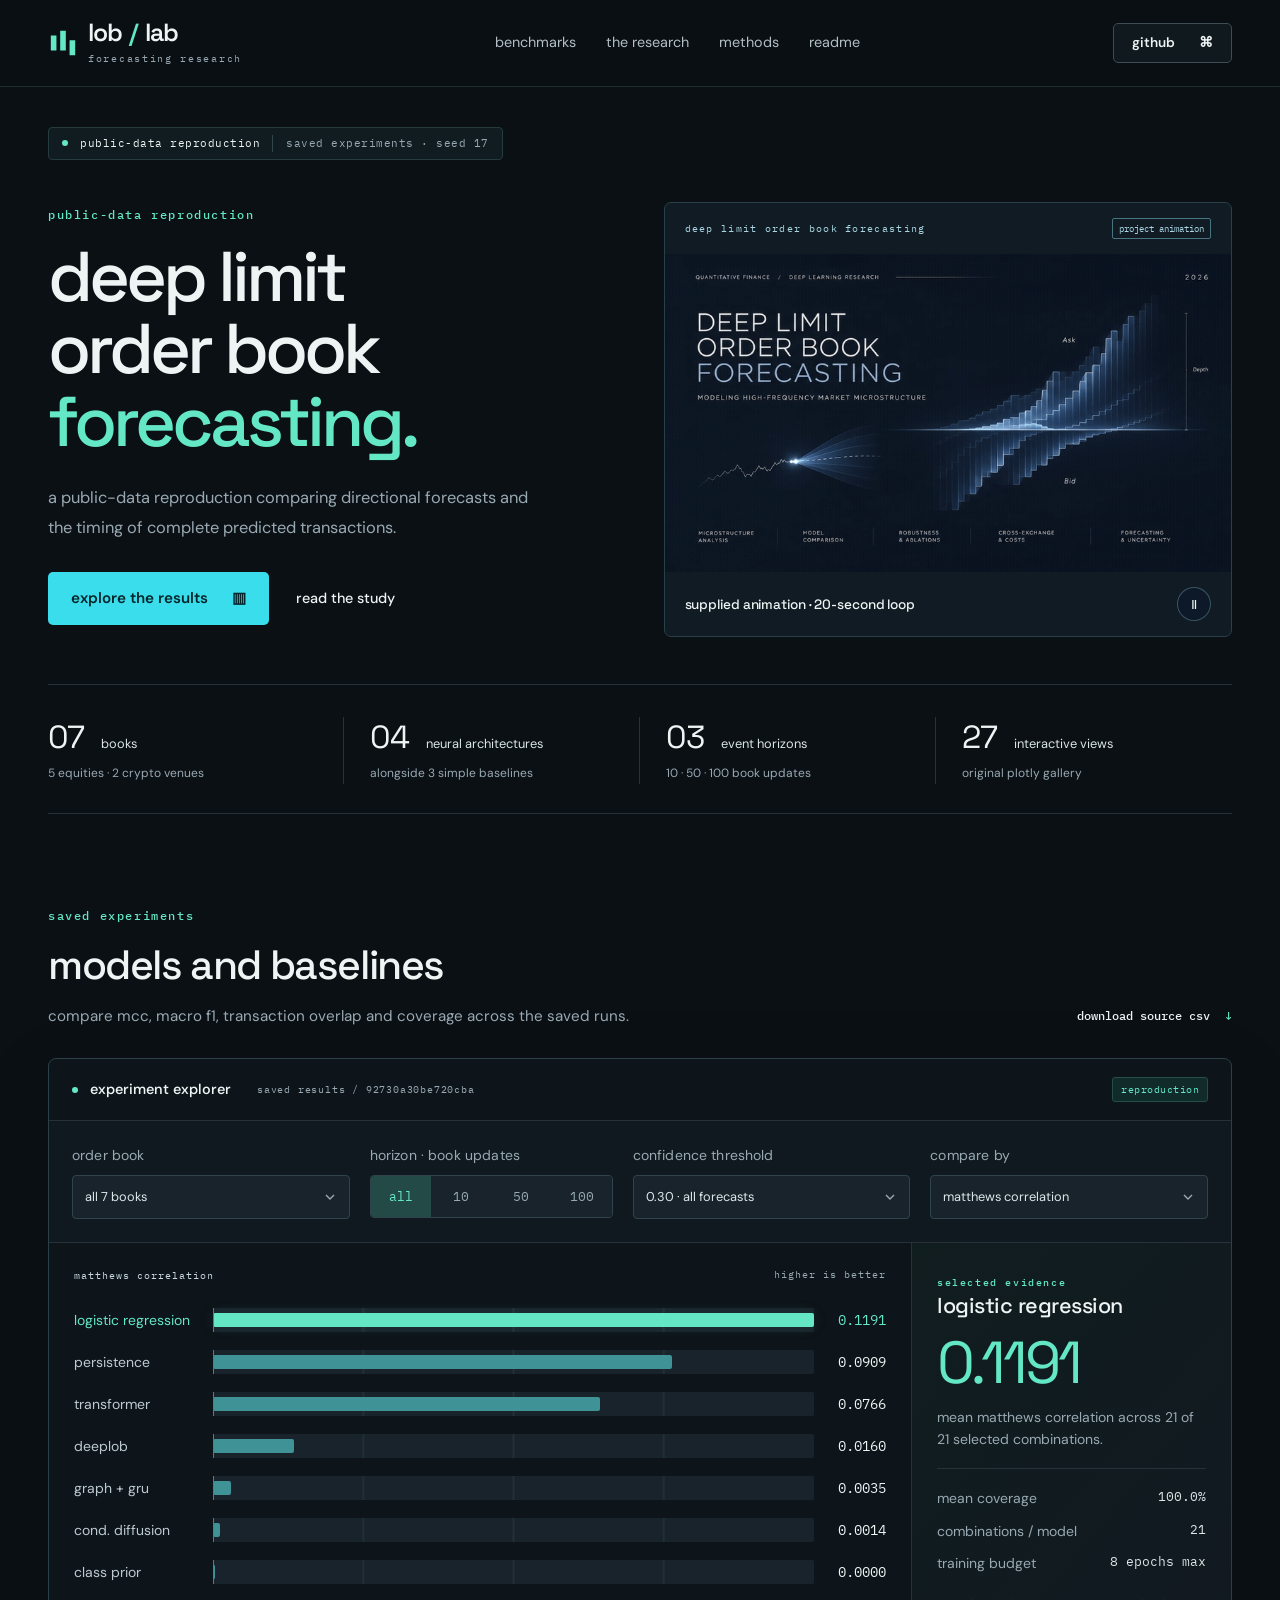
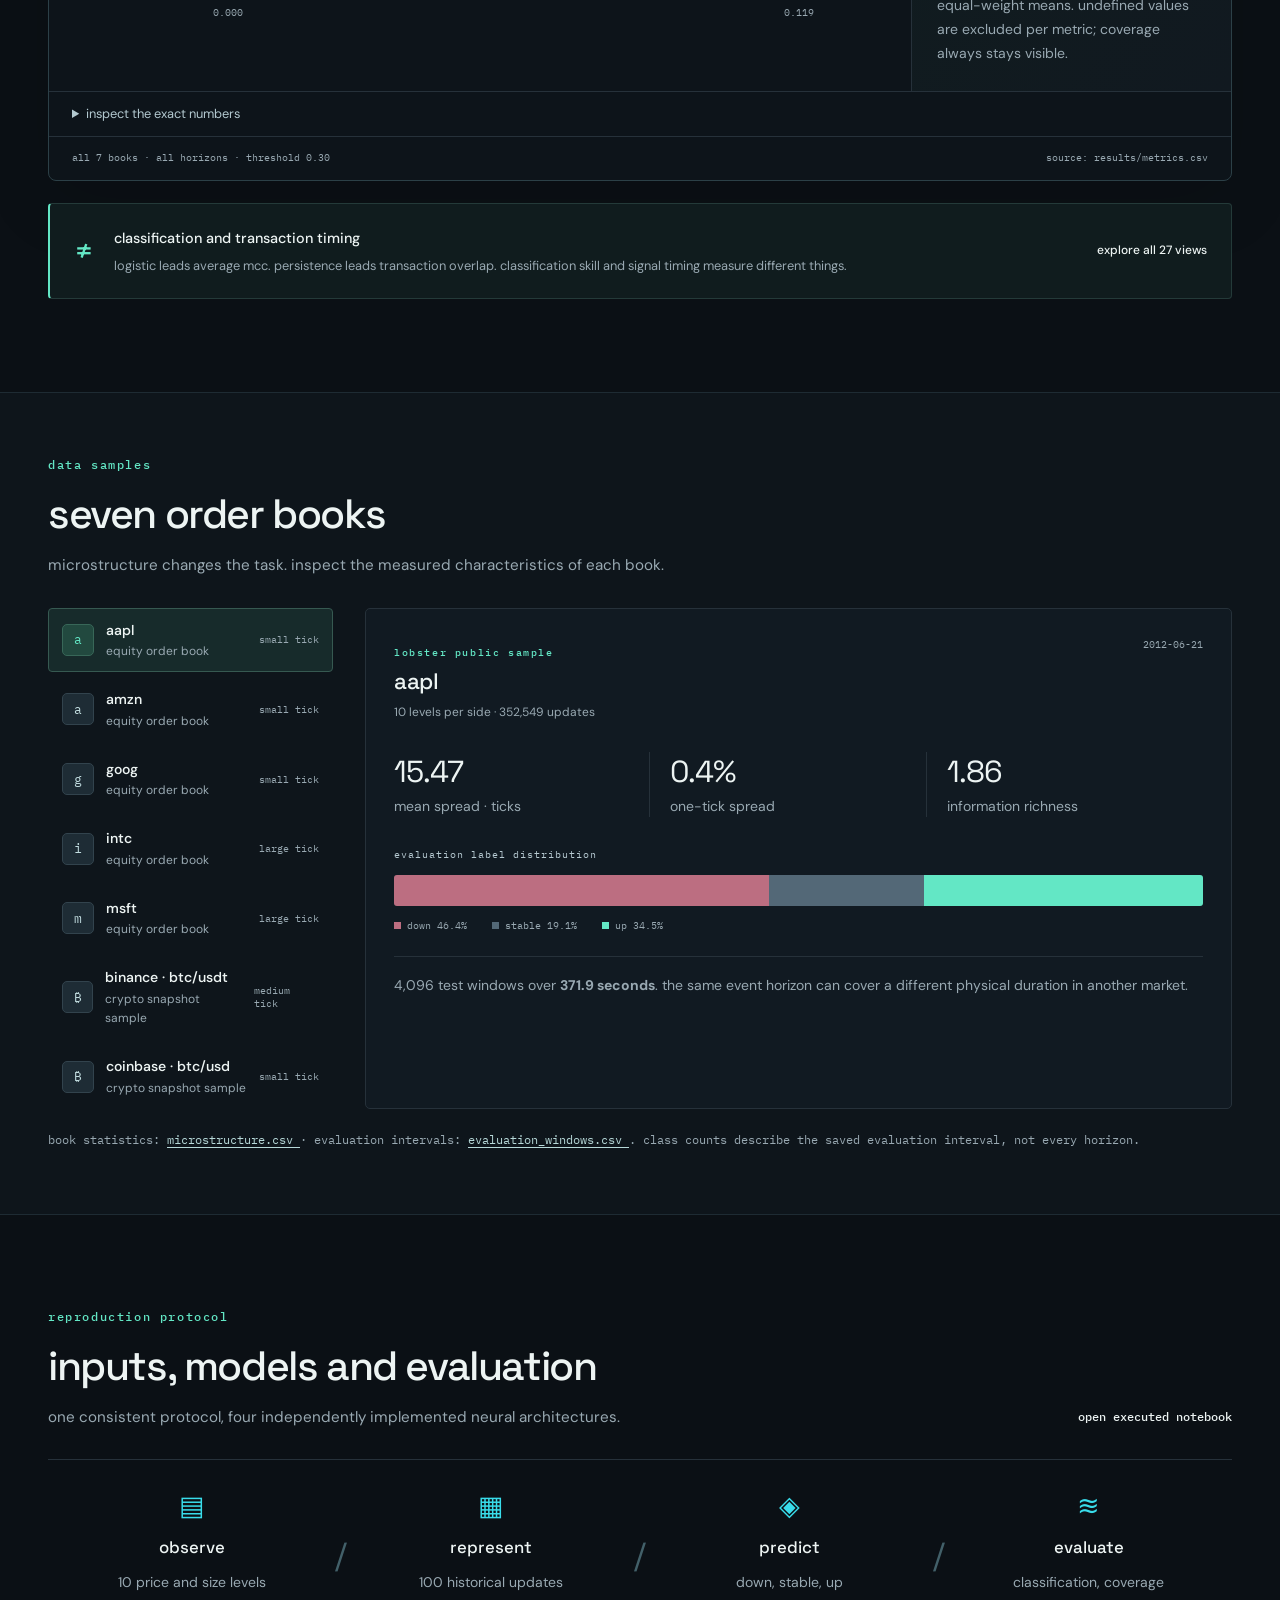
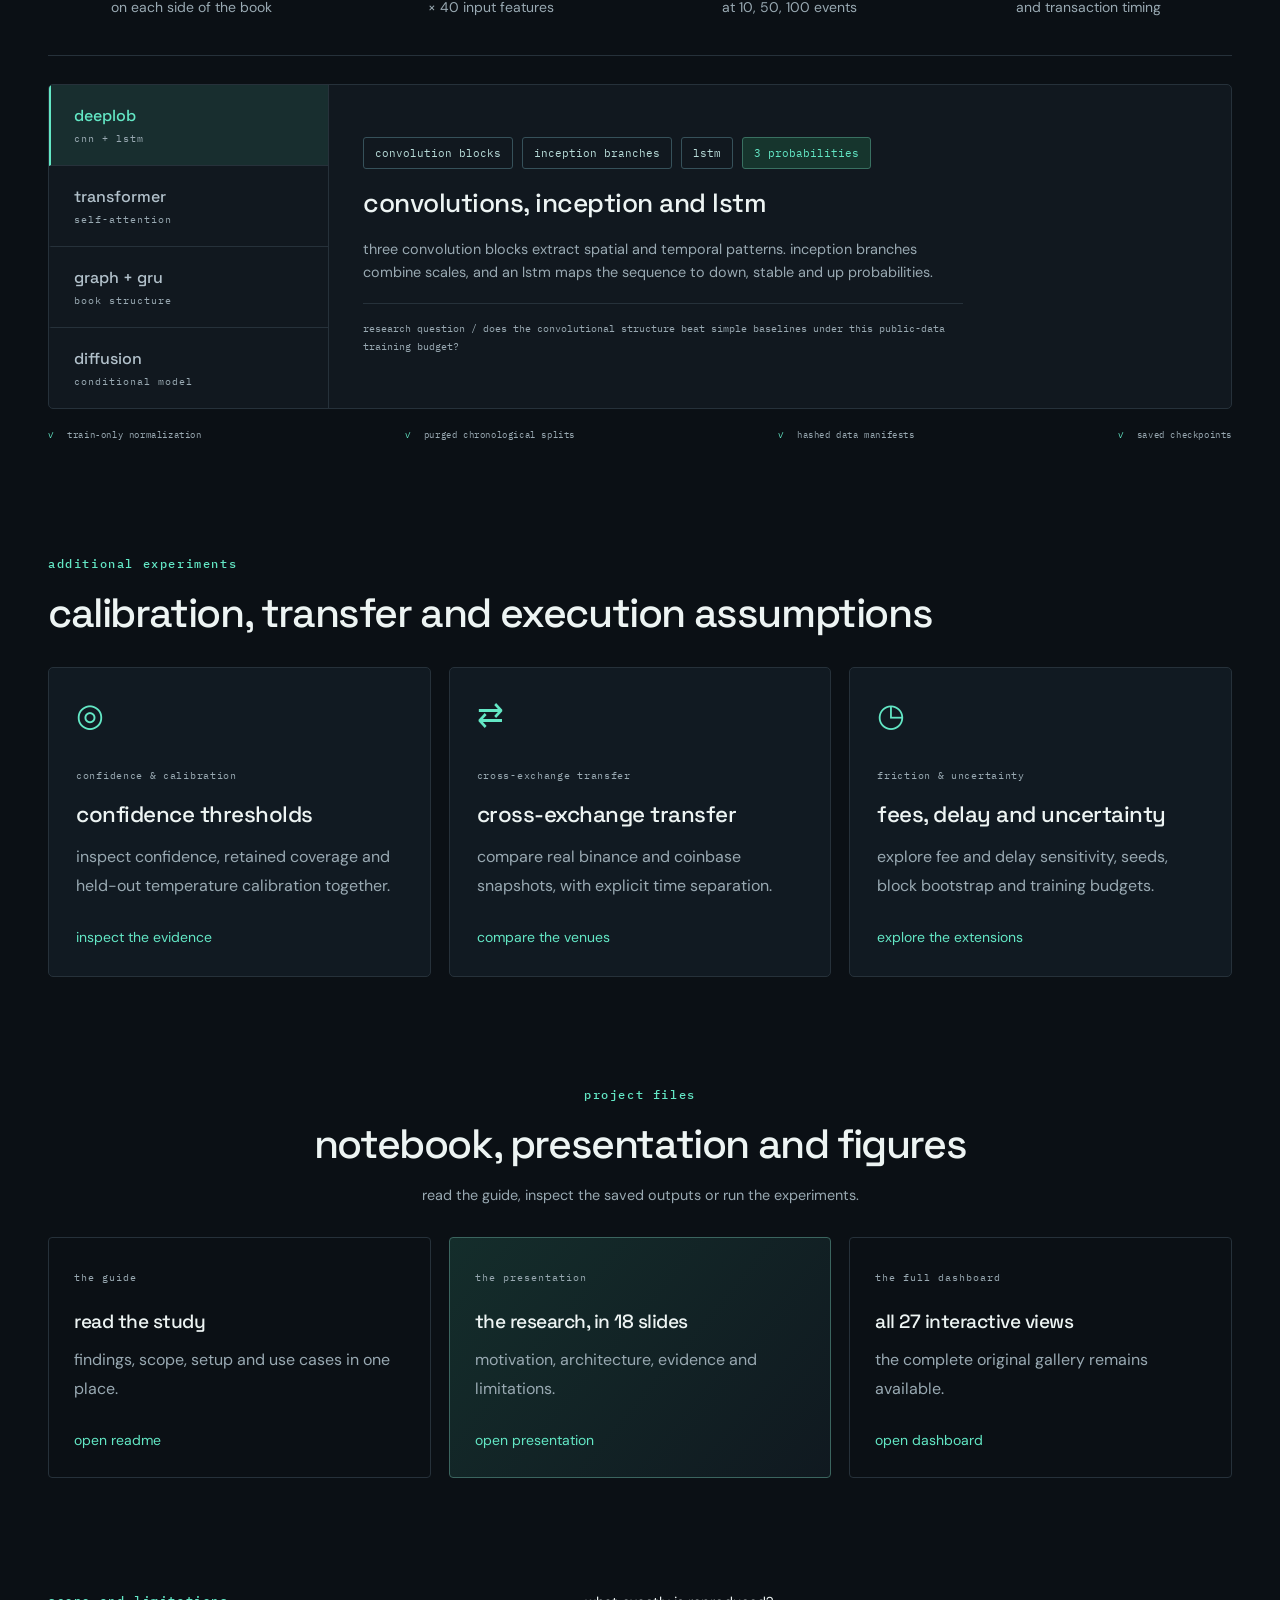
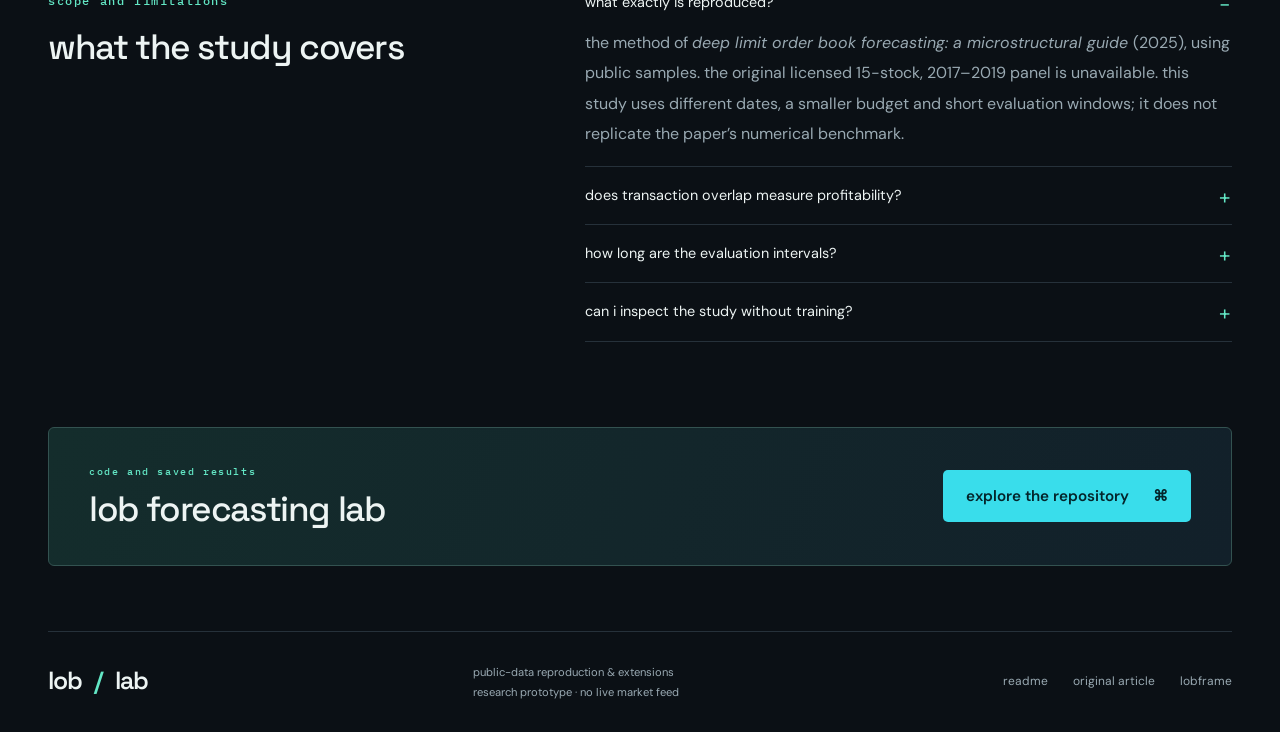
<file: index.html>
<!doctype html>
<html lang="en">
 <head>
  <meta charset="utf-8"/>
  <meta content="width=device-width, initial-scale=1" name="viewport"/>
  <meta content="a public-data reproduction of deep limit order book forecasting: seven books, four neural architectures and three event horizons." name="description"/>
  <meta content="#0b1015" name="theme-color"/>
  <title>
   lob forecasting lab
  </title>
  <link href="assets/mark.svg" rel="icon" type="image/svg+xml"/>
  <link href="assets/site.css" rel="stylesheet"/>
  <script src="assets/site.js" type="module">
  </script>
 </head>
 <body>
  <a class="skip" href="#main">
   skip to content
  </a>
  <header class="header">
   <div class="shell header-inner">
    <a aria-label="lob forecasting lab home" class="brand" href="index.html">
     <svg aria-hidden="true" viewbox="0 0 32 32">
      <path d="M3 8v16h6V8zm10-5v21h6V3zm10 10v16h6V13z" fill="currentColor">
      </path>
     </svg>
     <span>
      lob
      <span class="brand-light">
       /
      </span>
      lab
      <span class="brand-sub">
       forecasting research
      </span>
     </span>
    </a>
    <nav aria-label="main navigation">
     <a href="#benchmarks">
      benchmarks
     </a>
     <a href="#research">
      the research
     </a>
     <a href="#methods">
      methods
     </a>
     <a href="readme.html">
      readme
     </a>
    </nav>
    <a class="button button-small button-outline" href="https://github.com/khaamr/lob-forecasting-lab">
     github
     <span aria-hidden="true">
      ⌘
     </span>
    </a>
   </div>
  </header>
  <main id="main">
   <section class="hero shell">
    <a class="announcement" href="#benchmarks">
     <span class="status-dot">
     </span>
     public-data reproduction
     <span class="announcement-end">
      saved experiments · seed 17
     </span>
    </a>
    <div class="hero-grid">
     <div class="hero-copy">
      <p class="eyebrow">
       public-data reproduction
      </p>
      <h1>
       deep limit
       <br/>
       order book
       <br/>
       <span class="accent">
        forecasting.
       </span>
      </h1>
      <p class="hero-description">
       a public-data reproduction comparing directional forecasts and the timing of complete predicted transactions.
      </p>
      <div class="actions">
       <a class="button button-primary" href="#benchmarks">
        explore the results
        <span aria-hidden="true">
         ▥
        </span>
       </a>
       <a class="text-link" href="readme.html">
        read the study
       </a>
      </div>
     </div>
     <div class="film">
      <img alt="deep limit order book forecasting animation" decoding="async" height="450" id="research-film" src="assets/research-film.gif" width="800">
      </img>
      <div class="film-top">
       <span class="mono">
        deep limit order book forecasting
       </span>
       <span class="film-tag">
        project animation
       </span>
      </div>
      <div class="film-bottom">
       <span>
        supplied animation · 20-second loop
       </span>
       <button aria-label="pause research film" class="icon-button" id="film-toggle" type="button">
        ⅱ
       </button>
      </div>
     </div>
    </div>
    <div class="study-stats">
     <div>
      <strong>
       07
       <span>
        books
       </span>
      </strong>
      <p>
       5 equities · 2 crypto venues
      </p>
     </div>
     <div>
      <strong>
       04
       <span>
        neural architectures
       </span>
      </strong>
      <p>
       alongside 3 simple baselines
      </p>
     </div>
     <div>
      <strong>
       03
       <span>
        event horizons
       </span>
      </strong>
      <p>
       10 · 50 · 100 book updates
      </p>
     </div>
     <div>
      <strong>
       27
       <span>
        interactive views
       </span>
      </strong>
      <p>
       original plotly gallery
      </p>
     </div>
    </div>
   </section>
   <section class="section shell" id="benchmarks">
    <div class="section-heading">
     <div>
      <p class="eyebrow">
       saved experiments
      </p>
      <h2>
       models and baselines
      </h2>
      <p>
       compare mcc, macro f1, transaction overlap and coverage across the saved runs.
      </p>
     </div>
     <a class="text-link mono" download="" href="results/metrics.csv">
      download source csv
      <span aria-hidden="true">
       ↓
      </span>
     </a>
    </div>
    <div class="terminal">
     <div class="terminal-heading">
      <div>
       <span class="status-dot">
       </span>
       <strong>
        experiment explorer
       </strong>
       <span class="muted mono">
        saved results / 92730a30be720cba
       </span>
      </div>
      <span class="terminal-badge">
       reproduction
      </span>
     </div>
     <form class="filters" id="filters">
      <label>
       order book
       <select id="asset" name="asset">
        <option value="all">
         all 7 books
        </option>
        <option value="aapl">
         aapl
        </option>
        <option value="amzn">
         amzn
        </option>
        <option value="goog">
         goog
        </option>
        <option value="intc">
         intc
        </option>
        <option value="msft">
         msft
        </option>
        <option value="binance_btcusdt">
         binance · btc/usdt
        </option>
        <option value="coinbase_btc-usd">
         coinbase · btc/usd
        </option>
       </select>
      </label>
      <fieldset>
       <legend>
        horizon · book updates
       </legend>
       <div class="segmented" id="horizons">
        <button aria-pressed="true" data-value="all" type="button">
         all
        </button>
        <button aria-pressed="false" data-value="10" type="button">
         10
        </button>
        <button aria-pressed="false" data-value="50" type="button">
         50
        </button>
        <button aria-pressed="false" data-value="100" type="button">
         100
        </button>
       </div>
      </fieldset>
      <label>
       confidence threshold
       <select id="threshold" name="threshold">
        <option value="0.3">
         0.30 · all forecasts
        </option>
        <option value="0.4">
         0.40
        </option>
        <option value="0.5">
         0.50
        </option>
        <option value="0.6">
         0.60
        </option>
        <option value="0.7">
         0.70
        </option>
        <option value="0.8">
         0.80
        </option>
        <option value="0.9">
         0.90
        </option>
       </select>
      </label>
      <label>
       compare by
       <select id="metric" name="metric">
        <option value="mcc">
         matthews correlation
        </option>
        <option value="macro_f1">
         macro f1
        </option>
        <option value="p_t">
         transaction overlap
        </option>
        <option value="coverage">
         forecast coverage
        </option>
       </select>
      </label>
     </form>
     <div class="explorer-content">
      <div class="comparison">
       <div class="panel-caption">
        <span id="chart-title">
         matthews correlation
        </span>
        <span class="mono">
         higher is better
        </span>
       </div>
       <div aria-live="polite" class="bar-chart" id="chart">
        <p>
         loading saved experiment results…
        </p>
       </div>
       <div class="chart-scale">
        <span id="scale-min">
         0.00
        </span>
        <span id="scale-max">
         1.00
        </span>
       </div>
      </div>
      <aside class="insight-panel">
       <span class="eyebrow">
        selected evidence
       </span>
       <h3 id="leader-name">
        logistic regression
       </h3>
       <p class="large-metric" id="leader-score">
        0.1191
       </p>
       <p id="leader-description">
        mean mcc across all 21 asset/horizon combinations.
       </p>
       <div class="insight-divider">
       </div>
       <div class="stat-line">
        <span>
         mean coverage
        </span>
        <strong id="coverage">
         100.0%
        </strong>
       </div>
       <div class="stat-line">
        <span>
         combinations / model
        </span>
        <strong id="combinations">
         21
        </strong>
       </div>
       <div class="stat-line">
        <span>
         training budget
        </span>
        <strong>
         8 epochs max
        </strong>
       </div>
       <p class="small-note">
        equal-weight means. undefined values are excluded per metric; coverage always stays visible.
       </p>
      </aside>
     </div>
     <details class="table-details">
      <summary>
       inspect the exact numbers
      </summary>
      <div class="table-scroll">
       <table>
        <thead>
         <tr>
          <th>
           model
          </th>
          <th>
           mcc
          </th>
          <th>
           macro f1
          </th>
          <th>
           overlap
          </th>
          <th>
           coverage
          </th>
          <th>
           defined mcc runs
          </th>
         </tr>
        </thead>
        <tbody id="metric-table">
        </tbody>
       </table>
      </div>
     </details>
     <div class="terminal-footer">
      <span id="filter-summary" role="status">
       all 7 books · all horizons · threshold 0.30
      </span>
      <span>
       source: results/metrics.csv
      </span>
     </div>
    </div>
    <div class="finding-strip">
     <span aria-hidden="true" class="finding-symbol">
      ≠
     </span>
     <div>
      <strong>
       classification and transaction timing
      </strong>
      <p>
       logistic leads average mcc. persistence leads transaction overlap. classification skill and signal timing measure different things.
      </p>
     </div>
     <a class="text-link" href="research_dashboard.html">
      explore all 27 views
     </a>
    </div>
   </section>
   <section class="research-band" id="research">
    <div class="shell section">
     <div class="section-heading">
      <div>
       <p class="eyebrow">
        data samples
       </p>
       <h2>
        seven order books
       </h2>
       <p>
        microstructure changes the task. inspect the measured characteristics of each book.
       </p>
      </div>
     </div>
     <div class="market-grid">
      <div aria-label="choose an order book" class="market-list" id="market-list">
      </div>
      <div aria-live="polite" class="market-detail" id="market-detail">
      </div>
     </div>
     <p class="source-note">
      book statistics:
      <a href="results/microstructure.csv">
       microstructure.csv
      </a>
      · evaluation intervals:
      <a href="results/evaluation_windows.csv">
       evaluation_windows.csv
      </a>
      . class counts describe the saved evaluation interval, not every horizon.
     </p>
    </div>
   </section>
   <section class="section shell" id="methods">
    <div class="section-heading">
     <div>
      <p class="eyebrow">
       reproduction protocol
      </p>
      <h2>
       inputs, models and evaluation
      </h2>
      <p>
       one consistent protocol, four independently implemented neural architectures.
      </p>
     </div>
     <a class="text-link mono" href="https://github.com/khaamr/lob-forecasting-lab/blob/main/lob_reproduction_future_work.ipynb">
      open executed notebook
     </a>
    </div>
    <div class="pipeline">
     <div>
      <span class="pipeline-icon">
       ▤
      </span>
      <strong>
       observe
      </strong>
      <p>
       10 price and size levels
       <br/>
       on each side of the book
      </p>
     </div>
     <span aria-hidden="true" class="pipeline-join">
      /
     </span>
     <div>
      <span class="pipeline-icon">
       ▦
      </span>
      <strong>
       represent
      </strong>
      <p>
       100 historical updates
       <br/>
       × 40 input features
      </p>
     </div>
     <span aria-hidden="true" class="pipeline-join">
      /
     </span>
     <div>
      <span class="pipeline-icon">
       ◈
      </span>
      <strong>
       predict
      </strong>
      <p>
       down, stable, up
       <br/>
       at 10, 50, 100 events
      </p>
     </div>
     <span aria-hidden="true" class="pipeline-join">
      /
     </span>
     <div>
      <span class="pipeline-icon">
       ≋
      </span>
      <strong>
       evaluate
      </strong>
      <p>
       classification, coverage
       <br/>
       and transaction timing
      </p>
     </div>
    </div>
    <div class="architecture">
     <div aria-label="neural architectures" class="model-tabs" role="tablist">
      <button aria-controls="model-panel" aria-selected="true" data-model="deeplob" id="tab-deeplob" role="tab">
       deeplob
       <span>
        cnn + lstm
       </span>
      </button>
      <button aria-controls="model-panel" aria-selected="false" data-model="transformer" id="tab-transformer" role="tab" tabindex="-1">
       transformer
       <span>
        self-attention
       </span>
      </button>
      <button aria-controls="model-panel" aria-selected="false" data-model="graph" id="tab-graph" role="tab" tabindex="-1">
       graph + gru
       <span>
        book structure
       </span>
      </button>
      <button aria-controls="model-panel" aria-selected="false" data-model="diffusion" id="tab-diffusion" role="tab" tabindex="-1">
       diffusion
       <span>
        conditional model
       </span>
      </button>
     </div>
     <div aria-labelledby="tab-deeplob" id="model-panel" role="tabpanel" tabindex="0">
     </div>
    </div>
    <div class="protocol">
     <span>
      train-only normalization
     </span>
     <span>
      purged chronological splits
     </span>
     <span>
      hashed data manifests
     </span>
     <span>
      saved checkpoints
     </span>
    </div>
   </section>
   <section class="section shell extensions">
    <div class="section-heading">
     <div>
      <p class="eyebrow">
       additional experiments
      </p>
      <h2>
       calibration, transfer and execution assumptions
      </h2>
     </div>
    </div>
    <div class="extension-grid">
     <a href="research_dashboard.html">
      <span class="card-icon">
       ◎
      </span>
      <span class="mono muted">
       confidence &amp; calibration
      </span>
      <h3>
       confidence thresholds
      </h3>
      <p>
       inspect confidence, retained coverage and held-out temperature calibration together.
      </p>
      <span class="card-link">
       inspect the evidence
      </span>
     </a>
     <a href="research_dashboard.html">
      <span class="card-icon">
       ⇄
      </span>
      <span class="mono muted">
       cross-exchange transfer
      </span>
      <h3>
       cross-exchange transfer
      </h3>
      <p>
       compare real binance and coinbase snapshots, with explicit time separation.
      </p>
      <span class="card-link">
       compare the venues
      </span>
     </a>
     <a href="research_dashboard.html">
      <span class="card-icon">
       ◷
      </span>
      <span class="mono muted">
       friction &amp; uncertainty
      </span>
      <h3>
       fees, delay and uncertainty
      </h3>
      <p>
       explore fee and delay sensitivity, seeds, block bootstrap and training budgets.
      </p>
      <span class="card-link">
       explore the extensions
      </span>
     </a>
    </div>
   </section>
   <section class="section shell resources">
    <div class="resource-heading">
     <p class="eyebrow">
      project files
     </p>
     <h2>
      notebook, presentation and figures
     </h2>
     <p>
      read the guide, inspect the saved outputs or run the experiments.
     </p>
    </div>
    <div class="resource-grid">
     <a href="readme.html">
      <span class="resource-type">
       the guide
      </span>
      <h3>
       read the study
      </h3>
      <p>
       findings, scope, setup and use cases in one place.
      </p>
      <span class="card-link">
       open readme
      </span>
     </a>
     <a href="docs/presentation.pdf">
      <span class="resource-type">
       the presentation
      </span>
      <h3>
       the research, in 18 slides
      </h3>
      <p>
       motivation, architecture, evidence and limitations.
      </p>
      <span class="card-link">
       open presentation
      </span>
     </a>
     <a href="research_dashboard.html">
      <span class="resource-type">
       the full dashboard
      </span>
      <h3>
       all 27 interactive views
      </h3>
      <p>
       the complete original gallery remains available.
      </p>
      <span class="card-link">
       open dashboard
      </span>
     </a>
    </div>
   </section>
   <section class="section shell scope">
    <div>
     <p class="eyebrow">
      scope and limitations
     </p>
     <h2>
      what the study covers
     </h2>
    </div>
    <div>
     <details open="">
      <summary>
       what exactly is reproduced?
      </summary>
      <p>
       the method of
       <em>
        deep limit order book forecasting: a microstructural guide
       </em>
       (2025), using public samples. the original licensed 15-stock, 2017–2019 panel is unavailable. this study uses different dates, a smaller budget and short evaluation windows; it does not replicate the paper’s numerical benchmark.
      </p>
     </details>
     <details>
      <summary>
       does transaction overlap measure profitability?
      </summary>
      <p>
       no. it compares complete directional sequences derived from predicted and true labels. it is not a fill probability, realized p&amp;l, or evidence of a profitable strategy.
      </p>
     </details>
     <details>
      <summary>
       how long are the evaluation intervals?
      </summary>
      <p>
       the first 4,096 eligible test windows span about 12 seconds to 13 minutes, depending on the book. forecast horizons count book updates rather than seconds. daily-bar extensions are separate experiments.
      </p>
     </details>
     <details>
      <summary>
       can i inspect the study without training?
      </summary>
      <p>
       yes. the executed notebook, saved results, presentation and original interactive dashboard are included. raw vendor data must be acquired separately for a complete rerun. see the
       <a href="https://github.com/khaamr/lob-forecasting-lab/blob/main/docs/reproduction.md">
        reproduction guide
       </a>
       .
      </p>
     </details>
    </div>
   </section>
   <section class="shell closing">
    <div>
     <p class="eyebrow">
      code and saved results
     </p>
     <h2>
      lob forecasting lab
     </h2>
    </div>
    <a class="button button-primary" href="https://github.com/khaamr/lob-forecasting-lab">
     explore the repository
     <span aria-hidden="true">
      ⌘
     </span>
    </a>
   </section>
  </main>
  <footer class="shell footer">
   <a class="brand" href="index.html">
    lob
    <span class="brand-light">
     /
    </span>
    lab
   </a>
   <p>
    public-data reproduction &amp; extensions
    <br/>
    research prototype · no live market feed
   </p>
   <div>
    <a href="readme.html">
     readme
    </a>
    <a href="https://doi.org/10.1080/14697688.2025.2522911">
     original article
    </a>
    <a href="https://github.com/FinancialComputingUCL/LOBFrame">
     lobframe
    </a>
   </div>
  </footer>
 </body>
</html>
</file>
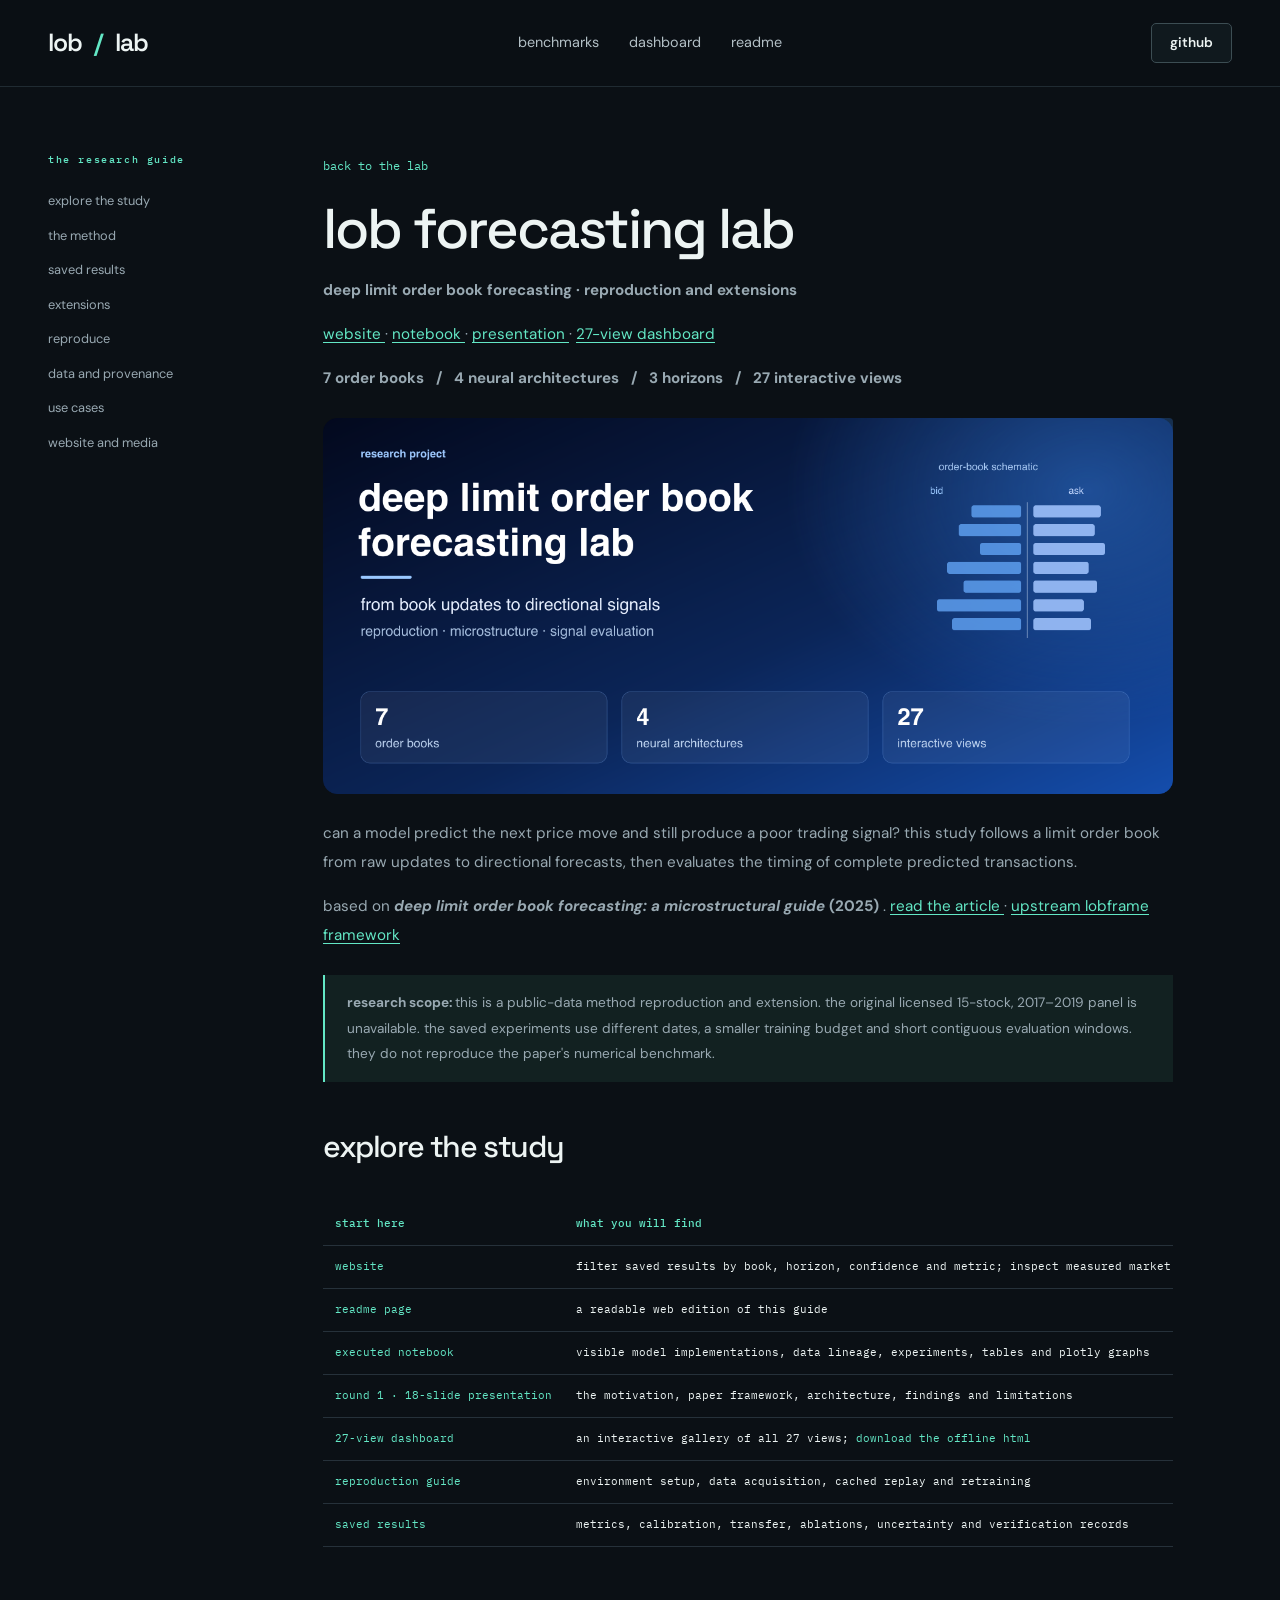
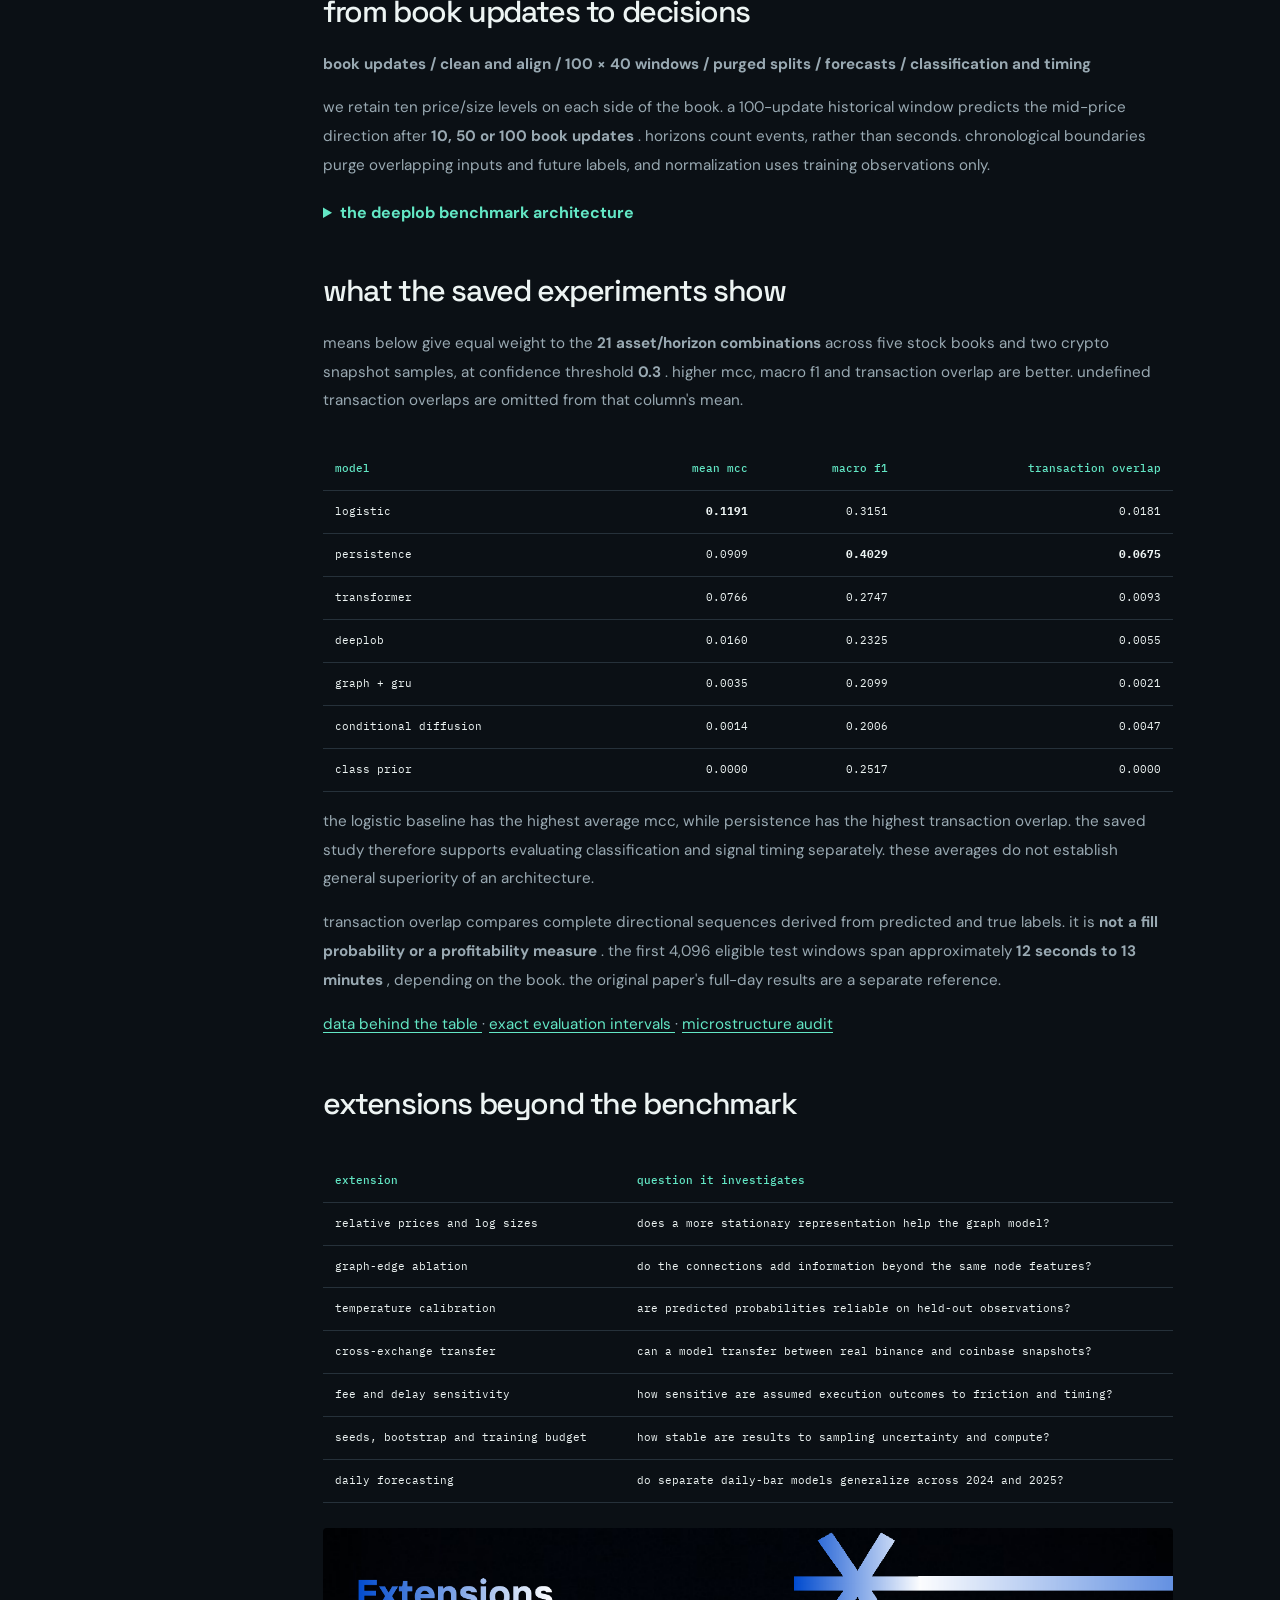
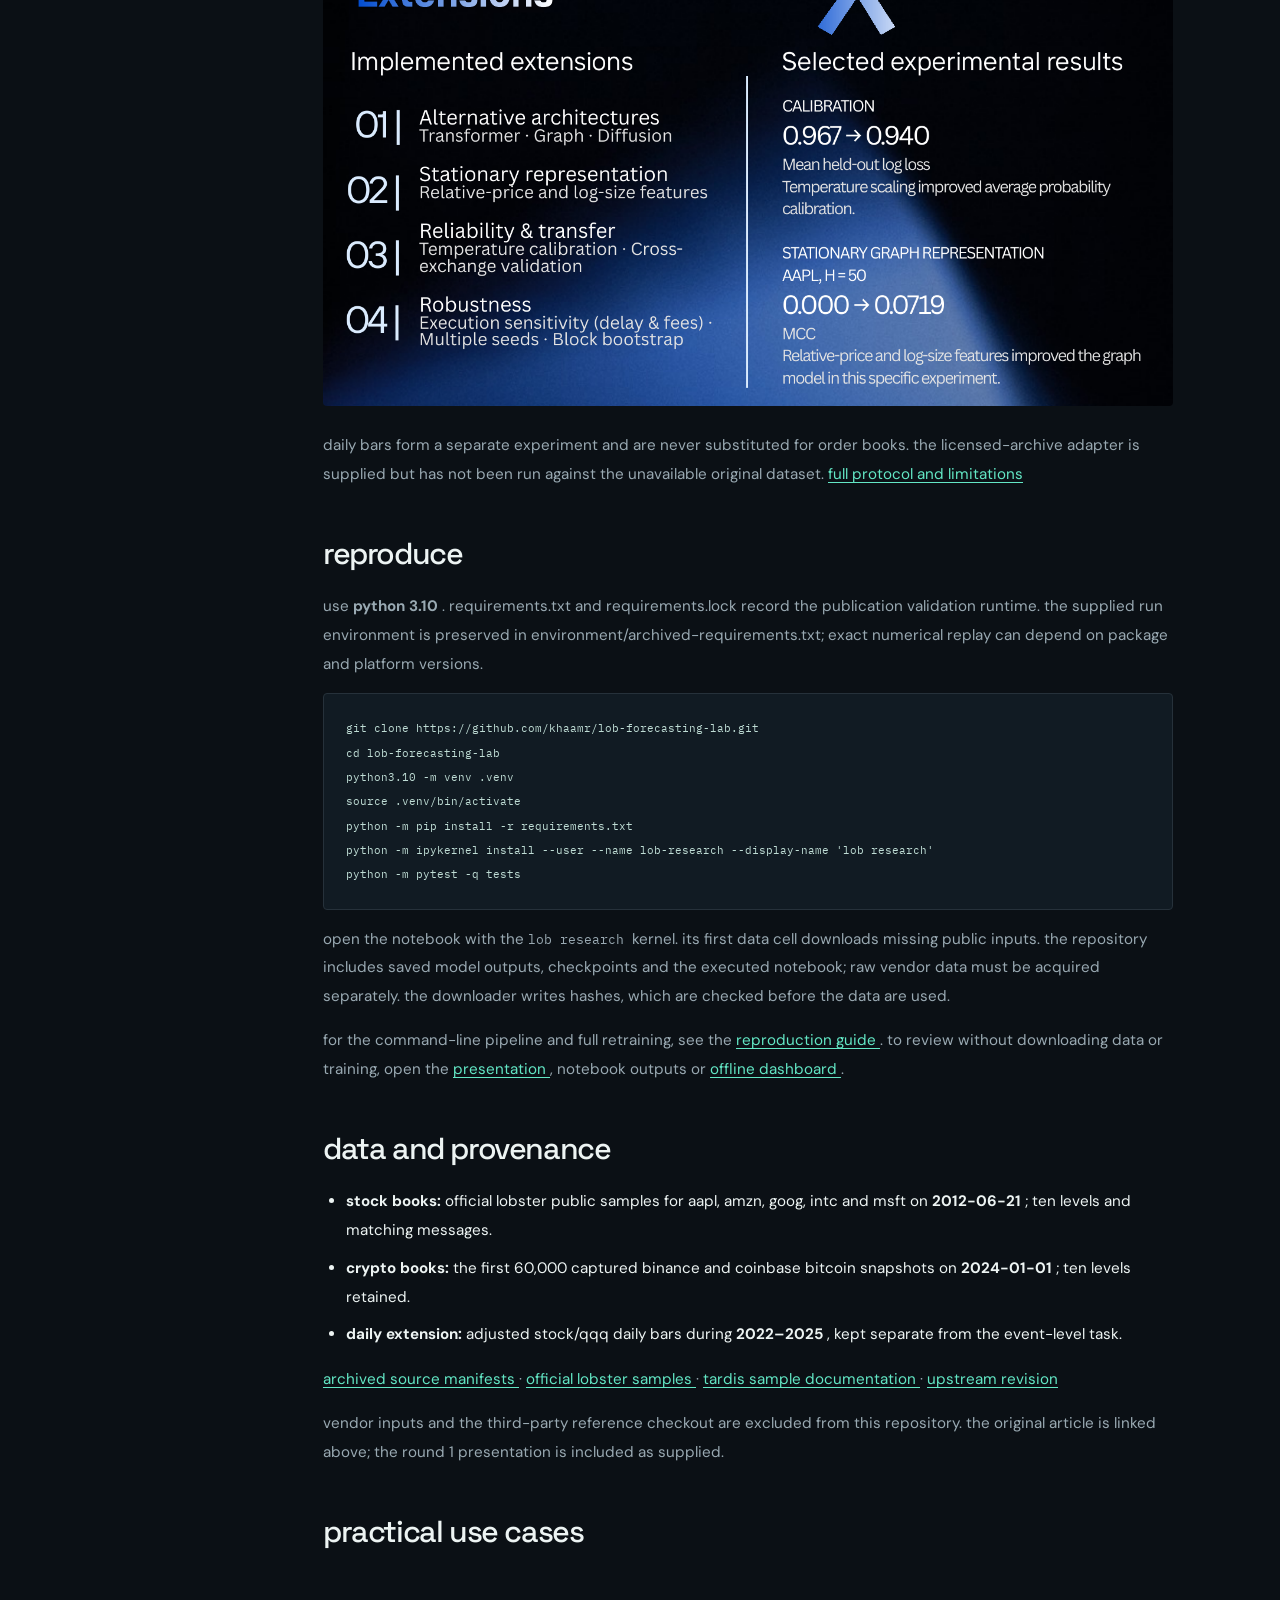
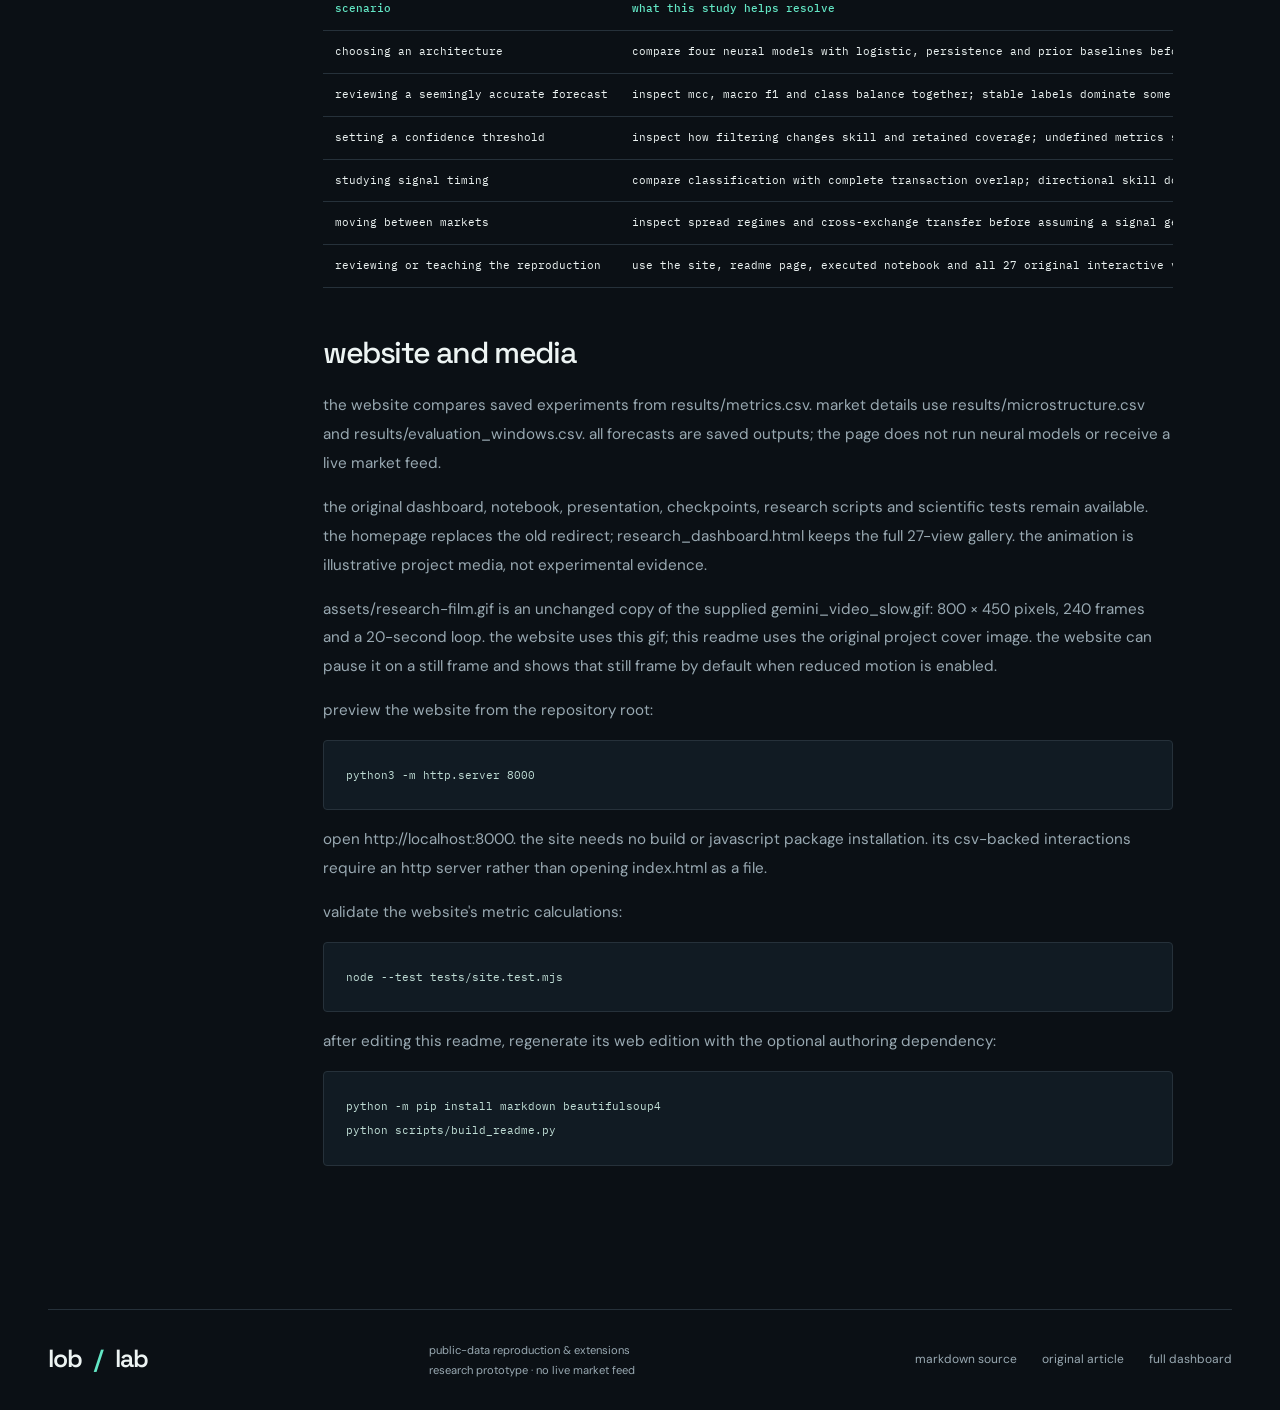
<file: readme.html>
<!DOCTYPE html>
<html lang="en">
 <head>
  <meta charset="utf-8"/>
  <meta content="width=device-width, initial-scale=1" name="viewport"/>
  <meta content="lob forecasting reproduction: findings, methods, setup, use cases and provenance." name="description"/>
  <meta content="#0b1015" name="theme-color"/>
  <title>
   readme · lob forecasting lab
  </title>
  <link href="assets/mark.svg" rel="icon" type="image/svg+xml"/>
  <link href="assets/site.css" rel="stylesheet"/>
 </head>
 <body>
  <a class="skip" href="#main">
   skip to content
  </a>
  <header class="header">
   <div class="shell header-inner">
    <a class="brand" href="index.html">
     lob
     <span class="brand-light">
      /
     </span>
     lab
    </a>
    <nav aria-label="main navigation">
     <a href="index.html#benchmarks">
      benchmarks
     </a>
     <a href="research_dashboard.html">
      dashboard
     </a>
     <a aria-current="page" href="readme.html">
      readme
     </a>
    </nav>
    <a class="button button-small button-outline" href="https://github.com/khaamr/lob-forecasting-lab">
     github
    </a>
   </div>
  </header>
  <main class="shell readme-layout" id="main">
   <aside class="readme-sidebar">
    <p class="eyebrow">
     the research guide
    </p>
    <a href="#explore-the-study">
     explore the study
    </a>
    <a href="#from-book-updates-to-decisions">
     the method
    </a>
    <a href="#what-the-saved-experiments-show">
     saved results
    </a>
    <a href="#extensions-beyond-the-benchmark">
     extensions
    </a>
    <a href="#reproduce">
     reproduce
    </a>
    <a href="#data-and-provenance">
     data and provenance
    </a>
    <a href="#practical-use-cases">
     use cases
    </a>
    <a href="#website-and-media">
     website and media
    </a>
   </aside>
   <article class="readme-content">
    <a class="back-link" href="index.html">
     back to the lab
    </a>
    <h1 id="lob-forecasting-lab">
     lob forecasting lab
    </h1>
    <p>
     <strong>
      deep limit order book forecasting · reproduction and extensions
     </strong>
    </p>
    <p>
     <a href="https://khaamr.github.io/lob-forecasting-lab/">
      website
     </a>
     ·
     <a href="lob_reproduction_future_work.ipynb">
      notebook
     </a>
     ·
     <a href="docs/presentation.pdf">
      presentation
     </a>
     ·
     <a href="https://khaamr.github.io/lob-forecasting-lab/research_dashboard.html">
      27-view dashboard
     </a>
    </p>
    <p>
     <strong>
      7 order books   /   4 neural architectures   /   3 horizons   /   27 interactive views
     </strong>
    </p>
    <p>
     <a href="docs/presentation.pdf">
      <img alt="limit order book forecasting overview" src="docs/images/project-cover.png"/>
     </a>
    </p>
    <p>
     can a model predict the next price move and still produce a poor trading signal? this study follows a limit order book from raw updates to directional forecasts, then evaluates the timing of complete predicted transactions.
    </p>
    <p>
     based on
     <strong>
      <em>
       deep limit order book forecasting: a microstructural guide
      </em>
      (2025)
     </strong>
     .
     <a href="https://doi.org/10.1080/14697688.2025.2522911">
      read the article
     </a>
     ·
     <a href="https://github.com/FinancialComputingUCL/LOBFrame">
      upstream lobframe framework
     </a>
    </p>
    <blockquote>
     <p>
      <strong>
       research scope:
      </strong>
      this is a public-data method reproduction and extension. the original licensed 15-stock, 2017–2019 panel is unavailable. the saved experiments use different dates, a smaller training budget and short contiguous evaluation windows. they do not reproduce the paper's numerical benchmark.
     </p>
    </blockquote>
    <h2 id="explore-the-study">
     explore the study
    </h2>
    <div class="table-scroll">
     <table>
      <thead>
       <tr>
        <th>
         start here
        </th>
        <th>
         what you will find
        </th>
       </tr>
      </thead>
      <tbody>
       <tr>
        <td>
         <a href="https://khaamr.github.io/lob-forecasting-lab/">
          website
         </a>
        </td>
        <td>
         filter saved results by book, horizon, confidence and metric; inspect measured market characteristics
        </td>
       </tr>
       <tr>
        <td>
         <a href="https://khaamr.github.io/lob-forecasting-lab/readme.html">
          readme page
         </a>
        </td>
        <td>
         a readable web edition of this guide
        </td>
       </tr>
       <tr>
        <td>
         <a href="lob_reproduction_future_work.ipynb">
          executed notebook
         </a>
        </td>
        <td>
         visible model implementations, data lineage, experiments, tables and plotly graphs
        </td>
       </tr>
       <tr>
        <td>
         <a href="docs/presentation.pdf">
          round 1 · 18-slide presentation
         </a>
        </td>
        <td>
         the motivation, paper framework, architecture, findings and limitations
        </td>
       </tr>
       <tr>
        <td>
         <a href="https://khaamr.github.io/lob-forecasting-lab/research_dashboard.html">
          27-view dashboard
         </a>
        </td>
        <td>
         an interactive gallery of all 27 views;
         <a href="research_dashboard.html">
          download the offline html
         </a>
        </td>
       </tr>
       <tr>
        <td>
         <a href="docs/reproduction.md">
          reproduction guide
         </a>
        </td>
        <td>
         environment setup, data acquisition, cached replay and retraining
        </td>
       </tr>
       <tr>
        <td>
         <a href="results">
          saved results
         </a>
        </td>
        <td>
         metrics, calibration, transfer, ablations, uncertainty and verification records
        </td>
       </tr>
      </tbody>
     </table>
    </div>
    <h2 id="from-book-updates-to-decisions">
     from book updates to decisions
    </h2>
    <p>
     <strong>
      book updates / clean and align / 100 × 40 windows / purged splits / forecasts / classification and timing
     </strong>
    </p>
    <p>
     we retain ten price/size levels on each side of the book. a 100-update historical window predicts the mid-price direction after
     <strong>
      10, 50 or 100 book updates
     </strong>
     . horizons count events, rather than seconds. chronological boundaries purge overlapping inputs and future labels, and normalization uses training observations only.
    </p>
    <details>
     <summary>
      <strong>
       the deeplob benchmark architecture
      </strong>
     </summary>
     ![deeplob architecture from the presentation](docs/slides/slide-06.png)

three convolution blocks extract spatial and temporal patterns, inception branches combine scales, and an lstm maps the sequence to three class probabilities. transformer, graph/gru and conditional diffusion alternatives are independently implemented alongside prior, persistence and logistic baselines.
    </details>
    <h2 id="what-the-saved-experiments-show">
     what the saved experiments show
    </h2>
    <p>
     means below give equal weight to the
     <strong>
      21 asset/horizon combinations
     </strong>
     across five stock books and two crypto snapshot samples, at confidence threshold
     <strong>
      0.3
     </strong>
     . higher mcc, macro f1 and transaction overlap are better. undefined transaction overlaps are omitted from that column's mean.
    </p>
    <div class="table-scroll">
     <table>
      <thead>
       <tr>
        <th>
         model
        </th>
        <th style="text-align: right;">
         mean mcc
        </th>
        <th style="text-align: right;">
         macro f1
        </th>
        <th style="text-align: right;">
         transaction overlap
        </th>
       </tr>
      </thead>
      <tbody>
       <tr>
        <td>
         logistic
        </td>
        <td style="text-align: right;">
         <strong>
          0.1191
         </strong>
        </td>
        <td style="text-align: right;">
         0.3151
        </td>
        <td style="text-align: right;">
         0.0181
        </td>
       </tr>
       <tr>
        <td>
         persistence
        </td>
        <td style="text-align: right;">
         0.0909
        </td>
        <td style="text-align: right;">
         <strong>
          0.4029
         </strong>
        </td>
        <td style="text-align: right;">
         <strong>
          0.0675
         </strong>
        </td>
       </tr>
       <tr>
        <td>
         transformer
        </td>
        <td style="text-align: right;">
         0.0766
        </td>
        <td style="text-align: right;">
         0.2747
        </td>
        <td style="text-align: right;">
         0.0093
        </td>
       </tr>
       <tr>
        <td>
         deeplob
        </td>
        <td style="text-align: right;">
         0.0160
        </td>
        <td style="text-align: right;">
         0.2325
        </td>
        <td style="text-align: right;">
         0.0055
        </td>
       </tr>
       <tr>
        <td>
         graph + gru
        </td>
        <td style="text-align: right;">
         0.0035
        </td>
        <td style="text-align: right;">
         0.2099
        </td>
        <td style="text-align: right;">
         0.0021
        </td>
       </tr>
       <tr>
        <td>
         conditional diffusion
        </td>
        <td style="text-align: right;">
         0.0014
        </td>
        <td style="text-align: right;">
         0.2006
        </td>
        <td style="text-align: right;">
         0.0047
        </td>
       </tr>
       <tr>
        <td>
         class prior
        </td>
        <td style="text-align: right;">
         0.0000
        </td>
        <td style="text-align: right;">
         0.2517
        </td>
        <td style="text-align: right;">
         0.0000
        </td>
       </tr>
      </tbody>
     </table>
    </div>
    <p>
     the logistic baseline has the highest average mcc, while persistence has the highest transaction overlap. the saved study therefore supports evaluating classification and signal timing separately. these averages do not establish general superiority of an architecture.
    </p>
    <p>
     transaction overlap compares complete directional sequences derived from predicted and true labels. it is
     <strong>
      not a fill probability or a profitability measure
     </strong>
     . the first 4,096 eligible test windows span approximately
     <strong>
      12 seconds to 13 minutes
     </strong>
     , depending on the book. the original paper's full-day results are a separate reference.
    </p>
    <p>
     <a href="results/metrics.csv">
      data behind the table
     </a>
     ·
     <a href="results/evaluation_windows.csv">
      exact evaluation intervals
     </a>
     ·
     <a href="results/microstructure.csv">
      microstructure audit
     </a>
    </p>
    <h2 id="extensions-beyond-the-benchmark">
     extensions beyond the benchmark
    </h2>
    <div class="table-scroll">
     <table>
      <thead>
       <tr>
        <th>
         extension
        </th>
        <th>
         question it investigates
        </th>
       </tr>
      </thead>
      <tbody>
       <tr>
        <td>
         relative prices and log sizes
        </td>
        <td>
         does a more stationary representation help the graph model?
        </td>
       </tr>
       <tr>
        <td>
         graph-edge ablation
        </td>
        <td>
         do the connections add information beyond the same node features?
        </td>
       </tr>
       <tr>
        <td>
         temperature calibration
        </td>
        <td>
         are predicted probabilities reliable on held-out observations?
        </td>
       </tr>
       <tr>
        <td>
         cross-exchange transfer
        </td>
        <td>
         can a model transfer between real binance and coinbase snapshots?
        </td>
       </tr>
       <tr>
        <td>
         fee and delay sensitivity
        </td>
        <td>
         how sensitive are assumed execution outcomes to friction and timing?
        </td>
       </tr>
       <tr>
        <td>
         seeds, bootstrap and training budget
        </td>
        <td>
         how stable are results to sampling uncertainty and compute?
        </td>
       </tr>
       <tr>
        <td>
         daily forecasting
        </td>
        <td>
         do separate daily-bar models generalize across 2024 and 2025?
        </td>
       </tr>
      </tbody>
     </table>
    </div>
    <p>
     <img alt="extension overview from the presentation" src="docs/slides/slide-16.png"/>
    </p>
    <p>
     daily bars form a separate experiment and are never substituted for order books. the licensed-archive adapter is supplied but has not been run against the unavailable original dataset.
     <a href="docs/reproduction.md">
      full protocol and limitations
     </a>
    </p>
    <h2 id="reproduce">
     reproduce
    </h2>
    <p>
     use
     <strong>
      python 3.10
     </strong>
     . requirements.txt and requirements.lock record the publication validation runtime. the supplied run environment is preserved in environment/archived-requirements.txt; exact numerical replay can depend on package and platform versions.
    </p>
    <pre><code class="language-sh">git clone https://github.com/khaamr/lob-forecasting-lab.git
cd lob-forecasting-lab
python3.10 -m venv .venv
source .venv/bin/activate
python -m pip install -r requirements.txt
python -m ipykernel install --user --name lob-research --display-name 'lob research'
python -m pytest -q tests
</code></pre>
    <p>
     open the notebook with the
     <code>
      lob research
     </code>
     kernel. its first data cell downloads missing public inputs. the repository includes saved model outputs, checkpoints and the executed notebook; raw vendor data must be acquired separately. the downloader writes hashes, which are checked before the data are used.
    </p>
    <p>
     for the command-line pipeline and full retraining, see the
     <a href="docs/reproduction.md">
      reproduction guide
     </a>
     . to review without downloading data or training, open the
     <a href="docs/presentation.pdf">
      presentation
     </a>
     , notebook outputs or
     <a href="research_dashboard.html">
      offline dashboard
     </a>
     .
    </p>
    <h2 id="data-and-provenance">
     data and provenance
    </h2>
    <ul>
     <li>
      <strong>
       stock books:
      </strong>
      official lobster public samples for aapl, amzn, goog, intc and msft on
      <strong>
       2012-06-21
      </strong>
      ; ten levels and matching messages.
     </li>
     <li>
      <strong>
       crypto books:
      </strong>
      the first 60,000 captured binance and coinbase bitcoin snapshots on
      <strong>
       2024-01-01
      </strong>
      ; ten levels retained.
     </li>
     <li>
      <strong>
       daily extension:
      </strong>
      adjusted stock/qqq daily bars during
      <strong>
       2022–2025
      </strong>
      , kept separate from the event-level task.
     </li>
    </ul>
    <p>
     <a href="data/manifests">
      archived source manifests
     </a>
     ·
     <a href="https://php.lobsterdata.com/info/DataSamples.php">
      official lobster samples
     </a>
     ·
     <a href="https://docs.tardis.dev/downloadable-csv-files/overview">
      tardis sample documentation
     </a>
     ·
     <a href="results/reference_revision.json">
      upstream revision
     </a>
    </p>
    <p>
     vendor inputs and the third-party reference checkout are excluded from this repository. the original article is linked above; the round 1 presentation is included as supplied.
    </p>
    <h2 id="practical-use-cases">
     practical use cases
    </h2>
    <div class="table-scroll">
     <table>
      <thead>
       <tr>
        <th>
         scenario
        </th>
        <th>
         what this study helps resolve
        </th>
       </tr>
      </thead>
      <tbody>
       <tr>
        <td>
         choosing an architecture
        </td>
        <td>
         compare four neural models with logistic, persistence and prior baselines before committing more compute; the saved logistic baseline leads average mcc
        </td>
       </tr>
       <tr>
        <td>
         reviewing a seemingly accurate forecast
        </td>
        <td>
         inspect mcc, macro f1 and class balance together; stable labels dominate some short test intervals
        </td>
       </tr>
       <tr>
        <td>
         setting a confidence threshold
        </td>
        <td>
         inspect how filtering changes skill and retained coverage; undefined metrics stay undefined rather than becoming zero
        </td>
       </tr>
       <tr>
        <td>
         studying signal timing
        </td>
        <td>
         compare classification with complete transaction overlap; directional skill does not establish well-timed execution or profitability
        </td>
       </tr>
       <tr>
        <td>
         moving between markets
        </td>
        <td>
         inspect spread regimes and cross-exchange transfer before assuming a signal generalizes
        </td>
       </tr>
       <tr>
        <td>
         reviewing or teaching the reproduction
        </td>
        <td>
         use the site, readme page, executed notebook and all 27 original interactive views without retraining
        </td>
       </tr>
      </tbody>
     </table>
    </div>
    <h2 id="website-and-media">
     website and media
    </h2>
    <p>
     the website compares saved experiments from results/metrics.csv. market details use results/microstructure.csv and results/evaluation_windows.csv. all forecasts are saved outputs; the page does not run neural models or receive a live market feed.
    </p>
    <p>
     the original dashboard, notebook, presentation, checkpoints, research scripts and scientific tests remain available. the homepage replaces the old redirect; research_dashboard.html keeps the full 27-view gallery. the animation is illustrative project media, not experimental evidence.
    </p>
    <p>
     assets/research-film.gif is an unchanged copy of the supplied gemini_video_slow.gif: 800 × 450 pixels, 240 frames and a 20-second loop. the website uses this gif; this readme uses the original project cover image. the website can pause it on a still frame and shows that still frame by default when reduced motion is enabled.
    </p>
    <p>
     preview the website from the repository root:
    </p>
    <pre><code class="language-sh">python3 -m http.server 8000
</code></pre>
    <p>
     open http://localhost:8000. the site needs no build or javascript package installation. its csv-backed interactions require an http server rather than opening index.html as a file.
    </p>
    <p>
     validate the website's metric calculations:
    </p>
    <pre><code class="language-sh">node --test tests/site.test.mjs
</code></pre>
    <p>
     after editing this readme, regenerate its web edition with the optional authoring dependency:
    </p>
    <pre><code class="language-sh">python -m pip install markdown beautifulsoup4
python scripts/build_readme.py
</code></pre>
   </article>
  </main>
  <footer class="shell footer">
   <a class="brand" href="index.html">
    lob
    <span class="brand-light">
     /
    </span>
    lab
   </a>
   <p>
    public-data reproduction &amp; extensions
    <br/>
    research prototype · no live market feed
   </p>
   <div>
    <a href="README.md">
     markdown source
    </a>
    <a href="https://doi.org/10.1080/14697688.2025.2522911">
     original article
    </a>
    <a href="research_dashboard.html">
     full dashboard
    </a>
   </div>
  </footer>
 </body>
</html>
</file>
<file: assets/site.css>
@import url('https://fonts.googleapis.com/css2?family=DM+Sans:wght@400;450;500;550;600;650;700&family=Space+Grotesk:wght@400;500;600;700&family=IBM+Plex+Mono:wght@400;500;600&display=swap');
:root {
  color-scheme:dark;
  --bg:#0b1015;
  --panel:#11181f;
  --raised:#171f28;
  --line:#26313a;
  --text:#edf4f3;
  --muted:#99a9b2;
  --mint:#63e7c5;
  --cyan:#39ddeb;
  --red:#f28b94;
  --mono:'IBM Plex Mono',monospace;
  --display:'Space Grotesk',sans-serif;
  --body:'DM Sans',sans-serif
}

* {
  box-sizing:border-box
}

html {
  scroll-behavior:smooth;
  scroll-padding-top:100px
}

body {
  margin:0;
  background:var(--bg);
  color:var(--text);
  font:16px/1.6 var(--body);
  -webkit-font-smoothing:antialiased
}

a {
  color:inherit;
  text-decoration:none
}

button,select {
  font:inherit
}

button,a,select,summary {
  -webkit-tap-highlight-color:transparent
}

button {
  cursor:pointer
}

button:disabled {
  cursor:default
}

a:focus-visible,button:focus-visible,select:focus-visible,summary:focus-visible,[tabindex]:focus-visible {
  outline:2px solid var(--cyan);
  outline-offset:5px
}

a:hover {
  color:var(--mint)
}

button {
  color:inherit
}

p {
  margin:0;
  color:var(--muted)
}

h1,h2,h3 {
  font-family:var(--display);
  line-height:1.15;
  font-weight:500;
  margin:0
}

h2 {
  font-size:clamp(1.9rem,3.2vw,2.75rem);
  letter-spacing:-1.4px
}

h3 {
  font-size:1.4rem;
  letter-spacing:-.5px
}

svg {
  display:block
}

img {
  max-width:100%;
  height:auto
}

.shell {
  width:min(1240px,calc(100% - 96px));
  margin-inline:auto
}

.section {
  padding-top:92px;
  padding-bottom:28px;
  scroll-margin-top:25px
}

.header {
  border-bottom:1px solid #202b32;
  position:sticky;
  top:0;
  z-index:20;
  background:#0b1015ed;
  backdrop-filter:blur(20px)
}

.header-inner {
  height:86px;
  display:flex;
  align-items:center;
  justify-content:space-between;
  gap:25px
}

.brand {
  display:flex;
  align-items:center;
  gap:10px;
  font:600 1.55rem var(--display);
  letter-spacing:-1px;
  line-height:1
}

.brand svg {
  width:30px;
  color:var(--mint)
}

.brand-light {
  color:var(--mint);
  margin:0 2px
}

.brand-sub {
  display:block;
  font:400 .6rem var(--mono);
  letter-spacing:1.7px;
  color:var(--muted);
  margin-top:7px
}

.header nav {
  display:flex;
  gap:30px;
  font-size:.9rem;
  color:#b2bfc5
}

.button {
  min-height:48px;
  display:inline-flex;
  align-items:center;
  justify-content:center;
  gap:24px;
  padding:13px 22px;
  border:1px solid transparent;
  border-radius:5px;
  font-size:.95rem;
  font-weight:600;
  transition:background .2s,transform .2s;
  white-space:nowrap
}

.button:hover {
  transform:translateY(-2px)
}

.button-primary {
  background:var(--cyan);
  color:#04252b
}

.button-primary:hover {
  color:#04252b;
  background:#78f1f3
}

.button-outline {
  border-color:#3c4d53;
  color:var(--text);
  background:#10191e
}

.button-small {
  min-height:40px;
  padding:8px 18px;
  font-size:.85rem
}

.text-link {
  font-size:.9rem;
  font-weight:500;
  display:inline-flex;
  gap:15px;
  align-items:center
}

.text-link span {
  color:var(--mint)
}

.mono {
  font-family:var(--mono);
  font-size:.75rem
}

.muted {
  color:var(--muted)
}

.eyebrow {
  font:500 .75rem/1.6 var(--mono);
  letter-spacing:1.6px;
  color:var(--mint);
  margin-bottom:17px
}

.accent {
  color:var(--mint)
}

.hero {
  padding-top:40px
}

.announcement {
  display:inline-flex;
  align-items:center;
  gap:12px;
  background:#111c20;
  border:1px solid #253b3e;
  border-radius:4px;
  padding:7px 13px;
  font:.7rem/1.5 var(--mono);
  letter-spacing:.5px
}

.announcement-end {
  border-left:1px solid #34464b;
  padding-left:13px;
  color:var(--muted)
}

.status-dot {
  display:inline-block;
  width:6px;
  height:6px;
  background:var(--mint);
  border-radius:50%;
  flex:none
}

.hero-grid {
  display:grid;
  grid-template-columns:1.03fr 1fr;
  gap:30px;
  padding-top:42px;
  align-items:center
}

.hero-copy {
  padding-bottom:10px
}

.hero h1 {
  font-size:clamp(3.4rem,5.5vw,5rem);
  font-weight:500;
  letter-spacing:-4px;
  line-height:1.03
}

.hero-description {
  margin-top:25px;
  font-size:1.025rem;
  line-height:1.8;
  max-width:500px
}

.actions {
  display:flex;
  align-items:center;
  gap:27px;
  margin-top:30px
}

.hero-footnote {
  font:400 .7rem/1.6 var(--mono);
  margin-top:23px;
  letter-spacing:.2px
}

.film {
  position:relative;
  align-self:stretch;
  min-height:350px;
  overflow:hidden;
  border:1px solid #29404a;
  border-radius:7px;
  background:#101b24
}

.film:after {
  content:'';
  position:absolute;
  inset:0;
  pointer-events:none;
  background:linear-gradient(#07121b88,transparent 28%,transparent 65%,#07121be8)
}

.film video {
  width:100%;
  height:100%;
  position:absolute;
  object-fit:contain
}

.film-top,.film-bottom {
  position:absolute;
  z-index:2;
  left:24px;
  right:24px;
  display:flex;
  justify-content:space-between;
  align-items:center;
  gap:10px
}

.film-top {
  top:20px;
  color:#a9d6e2
}

.film-top .mono {
  font-size:.6rem;
  letter-spacing:1.3px
}

.film-tag {
  font:.55rem var(--mono);
  border:1px solid #467481;
  padding:4px 6px;
  border-radius:2px;
  white-space:nowrap
}

.film-bottom {
  bottom:20px;
  font:500 1rem var(--display);
  letter-spacing:-.1px
}

.icon-button {
  width:34px;
  height:34px;
  border:1px solid #62899488;
  background:#0c192aaa;
  border-radius:50%;
  font-size:.8rem
}

.study-stats {
  display:grid;
  grid-template-columns:repeat(4,1fr);
  padding:32px 0 29px;
  border-top:1px solid var(--line);
  border-bottom:1px solid var(--line);
  margin-top:47px
}

.study-stats>div {
  padding:0 26px;
  border-right:1px solid var(--line)
}

.study-stats>div:first-child {
  padding-left:0
}

.study-stats>div:last-child {
  border:0;
  padding-right:0
}

.study-stats strong {
  font:400 2rem var(--display);
  letter-spacing:-1px
}

.study-stats strong span {
  font:400 .8rem var(--body);
  margin-left:10px;
  letter-spacing:0;
  color:#dae5e5
}

.study-stats p {
  font-size:.75rem;
  margin-top:7px
}

.section-heading {
  display:flex;
  gap:30px;
  justify-content:space-between;
  align-items:end;
  margin-bottom:30px
}

.section-heading p:not(.eyebrow) {
  margin-top:15px;
  font-size:.95rem;
  max-width:700px
}

.section-heading .text-link {
  flex-shrink:0;
  padding-bottom:3px
}

.terminal {
  background:#0d141a;
  border:1px solid #2c4047;
  border-radius:8px;
  overflow:hidden;
  box-shadow:0 18px 70px #0002
}

.terminal-heading {
  display:flex;
  justify-content:space-between;
  align-items:center;
  border-bottom:1px solid var(--line);
  padding:18px 23px
}

.terminal-heading>div {
  display:flex;
  gap:12px;
  align-items:center
}

.terminal-heading strong {
  font-size:.9rem;
  font-weight:550
}

.terminal-heading .mono {
  font-size:.6rem;
  margin-left:14px;
  letter-spacing:.8px
}

.terminal-badge {
  font:.6rem var(--mono);
  color:var(--mint);
  background:#102b29;
  border:1px solid #254f46;
  border-radius:3px;
  padding:5px 8px;
  letter-spacing:.5px
}

.filters {
  display:grid;
  grid-template-columns:1.2fr 1.05fr 1.2fr 1.2fr;
  gap:20px;
  padding:23px;
  border-bottom:1px solid var(--line);
  background:#111920
}

.filters label,.filters legend {
  font-size:.75rem;
  color:var(--muted);
  letter-spacing:.15px
}

.filters label {
  display:flex;
  flex-direction:column;
  gap:8px
}

.filters select {
  width:100%;
  appearance:none;
  background:#18232b url("data:image/svg+xml,%3Csvg xmlns='http://www.w3.org/2000/svg' width='12' height='8'%3E%3Cpath d='m2 2 4 4 4-4' stroke='%2399a9b2' stroke-width='1.4' fill='none'/%3E%3C/svg%3E") no-repeat right 13px center;
  color:#dce8ea;
  border:1px solid #30434d;
  border-radius:4px;
  padding:11px 32px 11px 12px;
  font-size:.8rem;
  min-height:43px
}

.filters fieldset {
  border:0;
  margin:0;
  padding:0;
  min-width:0
}

.filters legend {
  padding:0;
  margin-bottom:8px
}

.segmented {
  display:flex;
  border:1px solid #30434d;
  border-radius:4px;
  overflow:hidden;
  height:43px
}

.segmented button {
  flex:1;
  background:#18232b;
  border:0;
  font:.8rem var(--mono);
  padding:8px;
  color:var(--muted)
}

.segmented button[aria-pressed=true] {
  background:#244a48;
  color:var(--mint)
}

.segmented button:hover {
  background:#233a40
}

.explorer-content {
  display:grid;
  grid-template-columns:1fr 320px
}

.comparison {
  padding:25px
}

.panel-caption {
  font:.65rem var(--mono);
  letter-spacing:1px;
  color:#c9d9df;
  display:flex;
  justify-content:space-between;
  gap:15px
}

.panel-caption .mono {
  font-size:.6rem;
  color:var(--muted)
}

.bar-chart {
  margin-top:22px;
  min-height:302px;
  display:flex;
  flex-direction:column;
  gap:10px
}

.bar-row {
  display:grid;
  grid-template-columns:125px 1fr 58px;
  align-items:center;
  gap:14px;
  min-height:32px
}

.bar-name {
  font-size:.77rem;
  color:#bdcbd1
}

.bar-track {
  height:24px;
  background:#18232b;
  border-radius:2px;
  position:relative;
  background-image:linear-gradient(90deg,transparent 24.7%,#34434d66 25%,transparent 25.3%,transparent 49.7%,#34434d66 50%,transparent 50.3%,transparent 74.7%,#34434d66 75%,transparent 75.3%)
}

.bar-fill {
  position:absolute;
  top:5px;
  bottom:5px;
  border-radius:2px;
  background:#3f9296;
  min-width:2px;
  transition:width .3s,left .3s
}

.bar-row:first-child .bar-fill {
  background:var(--mint);
  box-shadow:0 0 16px #63e7c519
}

.bar-row:first-child .bar-name,.bar-row:first-child .bar-value {
  color:var(--mint)
}

.bar-fill.negative {
  background:var(--red)
}

.bar-zero {
  position:absolute;
  top:0;
  bottom:0;
  width:1px;
  background:#647681
}

.bar-value {
  font:.75rem var(--mono);
  text-align:right
}

.chart-scale {
  display:flex;
  justify-content:space-between;
  margin-left:139px;
  margin-right:72px;
  font:.6rem var(--mono);
  color:var(--muted)
}

.insight-panel {
  border-left:1px solid var(--line);
  background:linear-gradient(130deg,#14262480,#111920);
  padding:25px
}

.insight-panel .eyebrow {
  font-size:.6rem
}

.insight-panel h3 {
  font-size:1.35rem
}

.large-metric {
  font:400 3.7rem/1.2 var(--display);
  letter-spacing:-3px;
  color:var(--mint);
  margin:8px 0
}

.insight-panel>p:not(.large-metric) {
  font-size:.78rem
}

.insight-divider {
  border-bottom:1px solid var(--line);
  margin:18px 0
}

.stat-line {
  display:flex;
  justify-content:space-between;
  gap:10px;
  font-size:.75rem;
  margin-top:10px;
  color:var(--muted)
}

.stat-line strong {
  font-family:var(--mono);
  font-size:.7rem;
  font-weight:400;
  color:#dce7e7
}

.small-note {
  margin-top:20px;
  line-height:1.7
}

.terminal-footer {
  border-top:1px solid var(--line);
  padding:13px 23px;
  display:flex;
  justify-content:space-between;
  gap:20px;
  font:.6rem/1.7 var(--mono);
  color:var(--muted)
}

.table-details {
  border-top:1px solid var(--line);
  padding:12px 23px;
  font-size:.8rem
}

.table-details summary {
  color:#b3c9d0
}

.table-scroll {
  overflow-x:auto
}

table {
  width:100%;
  border-collapse:collapse;
  margin-top:18px;
  font:.75rem/1.6 var(--mono);
  text-align:left
}

td,th {
  padding:12px;
  border-bottom:1px solid var(--line);
  white-space:nowrap
}

th {
  font-weight:500;
  color:var(--mint)
}

.finding-strip {
  margin-top:22px;
  padding:21px 24px;
  background:#101c1e;
  border:1px solid #243a39;
  border-left:2px solid var(--mint);
  display:flex;
  align-items:center;
  gap:20px;
  border-radius:4px
}

.finding-symbol {
  font:2rem var(--display);
  color:var(--mint)
}

.finding-strip strong {
  font-size:.9rem;
  font-weight:500
}

.finding-strip p {
  font-size:.8rem;
  line-height:1.7;
  margin-top:5px
}

.finding-strip .text-link {
  white-space:nowrap;
  font-size:.75rem;
  margin-left:auto
}

.research-band {
  margin-top:65px;
  background:#0e151b;
  border-block:1px solid #1e2b33
}

.research-band .section {
  padding-block:62px
}

.market-grid {
  display:grid;
  grid-template-columns:285px 1fr;
  gap:32px
}

.market-list {
  display:flex;
  flex-direction:column;
  gap:5px
}

.market-button {
  width:100%;
  display:flex;
  align-items:center;
  gap:12px;
  background:transparent;
  border:1px solid transparent;
  border-radius:4px;
  padding:10px 13px;
  text-align:left
}

.market-button:hover {
  background:#17232c
}

.market-button[aria-pressed=true] {
  background:#172b2b;
  border-color:#365951
}

.market-symbol {
  width:32px;
  height:32px;
  display:grid;
  place-items:center;
  background:#1e2c35;
  border:1px solid #32434d;
  border-radius:5px;
  font:.8rem var(--mono);
  color:#c2dde0
}

.market-button[aria-pressed=true] .market-symbol {
  background:#22493f;
  color:var(--mint);
  border-color:#386758
}

.market-button strong {
  display:block;
  font-size:.8rem;
  font-weight:550
}

.market-button small {
  display:block;
  font-size:.67rem;
  color:var(--muted);
  margin-top:1px
}

.market-button .market-regime {
  margin-left:auto;
  font:.6rem var(--mono);
  color:var(--muted)
}

.market-detail {
  border:1px solid var(--line);
  border-radius:5px;
  padding:28px;
  background:#111a22
}

.market-title {
  display:flex;
  justify-content:space-between;
  align-items:start;
  gap:15px
}

.market-title .eyebrow {
  font-size:.6rem;
  margin-bottom:9px
}

.market-title p {
  font-size:.75rem;
  margin-top:8px
}

.market-date {
  font:.65rem var(--mono);
  color:var(--muted);
  white-space:nowrap
}

.market-metrics {
  display:grid;
  grid-template-columns:repeat(3,1fr);
  gap:20px;
  margin:30px 0
}

.market-metrics>div {
  border-right:1px solid var(--line)
}

.market-metrics>div:last-child {
  border:0
}

.market-metrics strong {
  font:400 1.9rem var(--display);
  letter-spacing:-1px
}

.market-metrics span {
  display:block;
  color:var(--muted);
  font-size:.7rem;
  margin-top:4px
}

.market-detail h4 {
  font:.65rem var(--mono);
  letter-spacing:1px;
  color:#b6c9d1;
  font-weight:400
}

.class-bar {
  display:flex;
  width:100%;
  height:31px;
  border-radius:3px;
  overflow:hidden;
  background:#1c2b35
}

.class-bar span {
  min-width:0;
  display:block
}

.class-down {
  background:#bc6e81
}

.class-stable {
  background:#536877
}

.class-up {
  background:var(--mint)
}

.class-legend {
  display:flex;
  gap:25px;
  margin-top:12px;
  font:.65rem var(--mono);
  color:var(--muted);
  flex-wrap:wrap
}

.class-legend i {
  display:inline-block;
  width:7px;
  height:7px;
  margin-right:6px
}

.market-context {
  margin-top:24px;
  padding-top:17px;
  border-top:1px solid var(--line);
  font-size:.77rem
}

.source-note {
  font:.63rem/1.9 var(--mono);
  margin-top:20px
}

.source-note a {
  color:#b7d9d9;
  text-decoration:underline;
  text-underline-offset:3px
}

.pipeline {
  display:grid;
  grid-template-columns:1fr auto 1fr auto 1fr auto 1fr;
  gap:20px;
  padding:28px 20px 35px;
  text-align:center;
  border-block:1px solid var(--line)
}

.pipeline-icon {
  display:block;
  color:var(--cyan);
  font:1.7rem var(--display);
  margin-bottom:12px
}

.pipeline strong {
  font:500 1.05rem var(--display)
}

.pipeline p {
  font-size:.75rem;
  line-height:1.8;
  margin-top:9px
}

.pipeline-join {
  align-self:center;
  color:#426069;
  font:2rem var(--display);
  font-weight:400
}

.architecture {
  display:grid;
  grid-template-columns:280px 1fr;
  border:1px solid var(--line);
  border-radius:5px;
  overflow:hidden;
  margin-top:28px;
  background:var(--panel)
}

.model-tabs {
  border-right:1px solid var(--line);
  display:flex;
  flex-direction:column
}

.model-tabs button {
  padding:20px 23px;
  background:transparent;
  border:0;
  border-bottom:1px solid var(--line);
  text-align:left;
  font:500 1rem var(--display);
  color:#b2c1cb;
  border-left:2px solid transparent
}

.model-tabs button:last-child {
  border-bottom:0
}

.model-tabs button span {
  display:block;
  font:.6rem var(--mono);
  letter-spacing:1px;
  color:var(--muted);
  margin-top:6px
}

.model-tabs button[aria-selected=true] {
  background:#182e2f;
  color:var(--mint);
  border-left-color:var(--mint)
}

#model-panel {
  padding:34px;
  display:flex;
  flex-direction:column;
  justify-content:center;
  gap:19px
}

.model-flow {
  display:flex;
  gap:9px;
  flex-wrap:wrap
}

.model-flow span {
  border:1px solid #36515a;
  border-radius:3px;
  padding:8px 11px;
  font:.7rem var(--mono);
  color:#b8dcd9
}

.model-flow span:last-child {
  border-color:#397061;
  color:var(--mint);
  background:#16352d
}

#model-panel h3 {
  font-size:1.65rem
}

#model-panel p {
  font-size:.9rem;
  max-width:600px
}

.model-baseline {
  font:.65rem/1.8 var(--mono)!important;
  padding-top:15px;
  border-top:1px solid var(--line)
}

.protocol {
  display:flex;
  justify-content:space-between;
  gap:20px;
  flex-wrap:wrap;
  padding:20px 0;
  font:.57rem var(--mono);
  color:var(--muted);
  letter-spacing:.6px
}

.protocol span:before {
  content:'✓';
  color:var(--mint);
  margin-right:8px
}

.extensions {
  padding-top:65px
}

.extension-grid,.resource-grid {
  display:grid;
  grid-template-columns:repeat(3,1fr);
  gap:18px
}

.extension-grid>a {
  padding:27px;
  background:#111a22;
  border:1px solid var(--line);
  border-radius:5px;
  transition:border-color .2s,transform .2s
}

.extension-grid>a:hover,.resource-grid>a:hover {
  border-color:#498e7f;
  transform:translateY(-3px);
  color:var(--text)
}

.card-icon {
  display:block;
  color:var(--mint);
  font:2rem var(--display);
  margin-bottom:26px
}

.extension-grid .mono {
  font-size:.6rem;
  letter-spacing:.7px
}

.extension-grid h3 {
  font-size:1.4rem;
  margin-block:15px
}

.extension-grid p,.resource-grid p {
  font-size:.85rem;
  line-height:1.8
}

.card-link {
  display:block;
  font-size:.75rem;
  color:var(--mint);
  margin-top:26px
}

.resources {
  padding-top:80px
}

.resource-heading {
  text-align:center;
  margin-bottom:30px
}

.resource-heading p:last-child {
  margin-top:16px;
  font-size:.9rem
}

.resource-grid>a {
  padding:25px;
  border:1px solid var(--line);
  border-radius:4px;
  transition:border-color .2s,transform .2s
}

.resource-type {
  font:.6rem var(--mono);
  color:var(--muted);
  letter-spacing:1px
}

.resource-grid h3 {
  margin:22px 0 13px;
  font-size:1.2rem
}

.resource-grid>a:nth-child(2) {
  border-color:#3b655f;
  background:linear-gradient(130deg,#142d2b,#101920)
}

.scope {
  display:grid;
  grid-template-columns:1fr 1.4fr;
  gap:75px;
  padding-block:85px
}

.scope h2 {
  font-size:2.2rem
}

.scope details {
  border-bottom:1px solid var(--line);
  padding:17px 0
}

.scope details:first-child {
  padding-top:0
}

.scope summary {
  font-size:.9rem;
  cursor:pointer;
  list-style:none;
  padding-right:25px;
  position:relative
}

.scope summary:after {
  content:'+';
  color:var(--mint);
  position:absolute;
  right:2px;
  top:-4px;
  font-size:1.3rem
}

.scope details[open] summary:after {
  content:'−'
}

.scope details p {
  font-size:.83rem;
  line-height:1.9;
  margin-top:14px
}

.scope details a {
  text-decoration:underline;
  color:var(--mint)
}

.closing {
  background:linear-gradient(110deg,#142d2c,#12202a);
  border:1px solid #335250;
  padding:35px 40px;
  display:flex;
  align-items:center;
  justify-content:space-between;
  gap:30px;
  border-radius:6px
}

.closing .eyebrow {
  font-size:.65rem;
  margin-bottom:10px
}

.closing h2 {
  font-size:2.2rem
}

.footer {
  display:flex;
  align-items:center;
  justify-content:space-between;
  gap:25px;
  margin-top:65px;
  padding:30px 0;
  border-top:1px solid var(--line)
}

.footer p {
  font-size:.7rem;
  line-height:1.8
}

.footer>div {
  display:flex;
  gap:25px;
  font-size:.75rem;
  color:var(--muted)
}

.skip {
  position:fixed;
  top:-60px;
  left:20px;
  padding:12px;
  background:var(--mint);
  color:#071810;
  z-index:50
}

.skip:focus {
  top:10px
}

.error {
  color:var(--red);
  padding:20px
}

.readme-layout {
  display:grid;
  grid-template-columns:210px minmax(0,1fr);
  gap:65px;
  padding-block:65px
}

.readme-sidebar {
  position:sticky;
  top:120px;
  height:max-content
}

.readme-sidebar a {
  display:block;
  font-size:.8rem;
  color:var(--muted);
  padding:7px 0
}

.readme-sidebar .eyebrow {
  font-size:.6rem
}

.readme-content {
  max-width:850px;
  min-width:0
}

.readme-content>h1 {
  font-size:3.5rem;
  letter-spacing:-2px
}

.readme-content .readme-intro {
  font-size:1.1rem;
  margin:22px 0 28px
}

.readme-content h2 {
  font-size:1.9rem;
  margin:48px 0 20px
}

.readme-content h3 {
  margin:30px 0 15px
}

.readme-content p,.readme-content li {
  font-size:.95rem;
  line-height:1.9
}

.readme-content p {
  margin:15px 0
}

.readme-content a {
  color:var(--mint);
  text-underline-offset:3px
}

.readme-content p a,.readme-content li a {
  text-decoration:underline
}

.readme-content blockquote {
  margin:25px 0;
  padding:15px 22px;
  border-left:2px solid var(--mint);
  background:#122121
}

.readme-content blockquote p {
  font-size:.85rem;
  margin:0
}

.readme-content video {
  width:100%;
  border-radius:5px;
  border:1px solid var(--line)
}

.readme-content pre {
  overflow:auto;
  background:#111b23;
  border:1px solid var(--line);
  padding:22px;
  border-radius:4px;
  font:.8rem/1.9 var(--mono);
  color:#bfddd5
}

.readme-content code {
  font-family:var(--mono);
  font-size:.85em
}

.readme-content table {
  font-size:.7rem
}

.readme-content ul {
  padding-left:23px
}

.readme-content li {
  margin-bottom:9px
}

.readme-content details {
  margin-top:20px
}

.readme-content summary {
  cursor:pointer;
  color:var(--mint)
}

.readme-content img {
  border-radius:4px;
  margin-top:10px
}

.readme-content .back-link {
  display:inline-block;
  font:.75rem var(--mono);
  margin-bottom:24px
}

@media(min-width:1500px) {
  .shell {
    width:min(1320px,calc(100% - 140px))
  }
  .hero h1 {
    font-size:5.5rem
  }
  .film {
    min-height:390px
  }
}

@media(max-width:1050px) {
  .shell {
    width:calc(100% - 56px)
  }
  .hero-grid {
    gap:25px
  }
  .hero h1 {
    font-size:4rem
  }
  .hero-description {
    font-size:.95rem
  }
  .film {
    min-height:360px
  }
  .film-top {
    flex-wrap:wrap
  }
  .hero .actions {
    gap:17px
  }
  .study-stats>div {
    padding:0 15px
  }
  .study-stats strong span {
    display:block;
    margin:5px 0 0
  }
  .filters {
    gap:12px;
    grid-template-columns:1fr 1fr
  }
  .explorer-content {
    grid-template-columns:1fr 270px
  }
  .bar-row {
    grid-template-columns:105px 1fr 52px;
    gap:10px
  }
  .chart-scale {
    margin-left:115px;
    margin-right:62px
  }
  .terminal-heading .mono {
    display:none
  }
  .market-grid {
    grid-template-columns:235px 1fr;
    gap:20px
  }
  .market-metrics strong {
    font-size:1.55rem
  }
  .finding-strip .text-link {
    display:none
  }
  .section-heading>.text-link {
    max-width:180px;
    white-space:normal
  }
  .protocol {
    justify-content:start
  }
  .scope {
    gap:35px
  }
  .architecture {
    grid-template-columns:230px 1fr
  }
  .footer>div {
    gap:15px
  }
  .readme-layout {
    gap:35px;
    grid-template-columns:180px minmax(0,1fr)
  }
}

@media(max-width:760px) {
  .shell {
    width:calc(100% - 40px)
  }
  .header-inner {
    height:72px;
    gap:12px
  }
  .brand {
    font-size:1.25rem
  }
  .brand svg {
    width:25px
  }
  .brand-sub {
    font-size:.48rem;
    letter-spacing:1px
  }
  .header nav {
    gap:17px;
    font-size:.75rem
  }
  .header nav a:nth-child(2),.header nav a:nth-child(3) {
    display:none
  }
  .header .button {
    padding:7px 12px;
    min-height:36px;
    font-size:.75rem
  }
  .header .button span {
    display:none
  }
  .hero {
    padding-top:26px
  }
  .announcement {
    font-size:.55rem;
    gap:8px;
    padding:6px 9px
  }
  .announcement-end {
    font-size:.5rem;
    padding-left:8px
  }
  .hero-grid {
    grid-template-columns:1fr;
    padding-top:32px;
    gap:30px
  }
  .hero h1 {
    font-size:4.4rem;
    letter-spacing:-3px
  }
  .hero-description {
    max-width:520px;
    font-size:1rem
  }
  .hero .eyebrow {
    font-size:.6rem
  }
  .hero-footnote {
    font-size:.65rem
  }
  .film {
    min-height:275px;
    aspect-ratio:16/9
  }
  .film-top {
    flex-wrap:nowrap
  }
  .film-top .mono {
    font-size:.55rem
  }
  .study-stats {
    grid-template-columns:repeat(2,1fr);
    row-gap:25px;
    margin-top:30px;
    padding:26px 0
  }
  .study-stats>div {
    padding:0 18px
  }
  .study-stats>div:nth-child(3) {
    padding-left:0
  }
  .study-stats>div:nth-child(2) {
    border-right:0
  }
  .study-stats strong {
    font-size:1.75rem
  }
  .study-stats strong span {
    font-size:.78rem
  }
  .study-stats p {
    font-size:.67rem
  }
  .section {
    padding-top:58px
  }
  .section-heading {
    display:block;
    margin-bottom:25px
  }
  .section-heading>.text-link {
    margin-top:15px;
    max-width:none
  }
  .section-heading p:not(.eyebrow) {
    font-size:.88rem
  }
  h2 {
    font-size:2rem;
    letter-spacing:-1px
  }
  .eyebrow {
    font-size:.65rem;
    margin-bottom:13px
  }
  .terminal-heading {
    padding:15px
  }
  .terminal-heading strong {
    font-size:.8rem
  }
  .terminal-badge {
    font-size:.5rem
  }
  .filters {
    padding:16px;
    gap:15px 12px
  }
  .filters label,.filters legend {
    font-size:.65rem
  }
  .filters select {
    font-size:.7rem;
    padding-left:9px
  }
  .segmented button {
    font-size:.7rem;
    padding:6px
  }
  .explorer-content {
    grid-template-columns:1fr
  }
  .comparison {
    padding:20px 16px
  }
  .bar-row {
    grid-template-columns:105px 1fr 52px
  }
  .bar-name,.bar-value {
    font-size:.7rem
  }
  .panel-caption {
    font-size:.55rem;
    letter-spacing:.6px
  }
  .panel-caption .mono {
    font-size:.5rem
  }
  .insight-panel {
    border-left:0;
    border-top:1px solid var(--line);
    padding:20px;
    display:grid;
    grid-template-columns:1fr 1fr;
    gap:6px 20px
  }
  .insight-panel .eyebrow {
    grid-column:1/-1;
    margin:0
  }
  .insight-panel h3 {
    align-self:center
  }
  .insight-panel .large-metric {
    grid-row:2/4;
    grid-column:2;
    text-align:right;
    font-size:3rem
  }
  .insight-panel .insight-divider {
    grid-column:1/-1;
    margin:9px 0
  }
  .insight-panel .small-note {
    grid-column:1/-1;
    margin-top:10px
  }
  .stat-line {
    font-size:.68rem;
    display:block
  }
  .stat-line strong {
    display:block;
    margin-top:5px
  }
  .terminal-footer {
    font-size:.52rem;
    padding:12px 16px;
    flex-direction:column;
    gap:3px
  }
  .finding-strip {
    padding:18px;
    gap:13px
  }
  .finding-strip strong {
    font-size:.85rem
  }
  .finding-strip p {
    font-size:.75rem
  }
  .research-band {
    margin-top:35px
  }
  .research-band .section {
    padding-block:44px
  }
  .market-grid {
    grid-template-columns:1fr;
    gap:18px
  }
  .market-list {
    display:grid;
    grid-template-columns:1fr 1fr;
    gap:6px
  }
  .market-button {
    padding:8px;
    gap:8px
  }
  .market-button .market-regime {
    display:none
  }
  .market-button strong {
    font-size:.7rem
  }
  .market-button small {
    font-size:.55rem
  }
  .market-symbol {
    width:27px;
    height:27px;
    font-size:.65rem
  }
  .market-detail {
    padding:20px
  }
  .market-title h3 {
    font-size:1.25rem
  }
  .market-metrics {
    gap:10px;
    margin:25px 0
  }
  .market-metrics strong {
    font-size:1.5rem
  }
  .market-metrics span {
    font-size:.62rem
  }
  .market-date {
    font-size:.55rem
  }
  .class-legend {
    font-size:.55rem;
    gap:15px
  }
  .source-note {
    font-size:.55rem
  }
  .pipeline {
    grid-template-columns:1fr 1fr;
    gap:28px 18px;
    padding:25px 0
  }
  .pipeline-join {
    display:none
  }
  .pipeline strong {
    font-size:1rem
  }
  .pipeline p {
    font-size:.7rem
  }
  .architecture {
    grid-template-columns:1fr
  }
  .model-tabs {
    flex-direction:row;
    border-right:0;
    border-bottom:1px solid var(--line);
    overflow:auto
  }
  .model-tabs button {
    min-width:25%;
    padding:14px 8px;
    text-align:center;
    font-size:.8rem;
    border-left:0;
    border-bottom:2px solid transparent
  }
  .model-tabs button span {
    font-size:.45rem;
    letter-spacing:.4px
  }
  .model-tabs button[aria-selected=true] {
    border-bottom-color:var(--mint)
  }
  #model-panel {
    padding:25px;
    min-height:340px
  }
  .model-flow {
    gap:6px
  }
  .model-flow span {
    font-size:.6rem;
    padding:6px 8px
  }
  .protocol {
    gap:13px 20px;
    font-size:.5rem;
    display:grid;
    grid-template-columns:1fr 1fr
  }
  .extension-grid,.resource-grid {
    grid-template-columns:1fr
  }
  .extension-grid>a {
    padding:25px
  }
  .card-icon {
    margin-bottom:15px
  }
  .extension-grid h3 {
    font-size:1.45rem
  }
  .card-link {
    margin-top:20px
  }
  .resource-heading {
    text-align:left
  }
  .resources {
    padding-top:55px
  }
  .scope {
    grid-template-columns:1fr;
    gap:25px;
    padding-block:55px
  }
  .scope h2 {
    font-size:2rem
  }
  .scope summary {
    font-size:.85rem
  }
  .closing {
    padding:28px 24px;
    display:block
  }
  .closing h2 {
    font-size:1.9rem
  }
  .closing .button {
    margin-top:25px
  }
  .footer {
    display:grid;
    grid-template-columns:1fr 1fr;
    margin-top:42px
  }
  .footer>div {
    grid-column:1/-1;
    gap:25px;
    font-size:.7rem
  }
  .footer p {
    font-size:.6rem
  }
  .readme-layout {
    grid-template-columns:1fr;
    padding-block:35px
  }
  .readme-sidebar {
    position:static;
    display:flex;
    gap:15px;
    flex-wrap:wrap
  }
  .readme-sidebar .eyebrow {
    width:100%;
    margin:0
  }
  .readme-sidebar a {
    font-size:.7rem;
    padding:0
  }
  .readme-content>h1 {
    font-size:2.7rem
  }
  .readme-content h2 {
    font-size:1.7rem
  }
  .readme-content p,.readme-content li {
    font-size:.9rem
  }
}

@media(prefers-reduced-motion:reduce) {
  html {
    scroll-behavior:auto
  }
  *,*:before,*:after {
    transition:none!important;
    animation:none!important
  }
}

.bar-name,.bar-value {
  font-size:.875rem
}

.filters label,.filters legend {
  font-size:.875rem
}

.insight-panel>p:not(.large-metric) {
  font-size:.875rem
}

.stat-line {
  font-size:.875rem
}

.stat-line strong {
  font-size:.8rem
}

.market-button strong {
  font-size:.875rem
}

.market-button small {
  font-size:.75rem
}

.market-metrics span {
  font-size:.875rem
}

.market-context {
  font-size:.875rem
}

.pipeline p {
  font-size:.875rem
}

.extension-grid p,.resource-grid p {
  font-size:1rem
}

.source-note {
  font-size:.75rem
}

.card-link {
  font-size:.875rem
}

.scope details p {
  font-size:1rem
}

.hero-grid > * {
  min-width: 0;
}
.film {
  width: 100%;
}
.actions {
  flex-wrap: wrap;
}
@media (max-width: 760px) {
  .hero h1 {
    font-size: clamp(3.05rem, 9.5vw, 4.4rem);
    letter-spacing: -2px;
  }
  .film {
    min-height: 220px;
  }
  .film-top {
    left: 15px;
    right: 15px;
  }
  .film-top .mono {
    font-size: .48rem;
    letter-spacing: .5px;
  }
  .film-tag {
    font-size: .45rem;
  }
  .header nav {
    gap: 12px;
  }
}
.film {
  display: flex;
  flex-direction: column;
  justify-content: center;
}
.film::after {
  display: none;
}
.film video {
  position: relative;
  width: 100%;
  height: auto;
  aspect-ratio: 16 / 9;
  object-fit: contain;
  order: 2;
}
.film-top,
.film-bottom {
  position: static;
  padding: 15px 20px;
}
.film-top {
  order: 1;
  margin-bottom: auto;
}
.film-bottom {
  order: 3;
  margin-top: auto;
  font-size: .85rem;
}
body {
  text-transform: lowercase;
}
.film img {
  display: block;
  width: 100%;
  height: auto;
  aspect-ratio: 16 / 9;
  object-fit: contain;
  order: 2;
}

.readme-content #research-film {
  display: block;
  width: 100%;
  height: auto;
}
</file>
